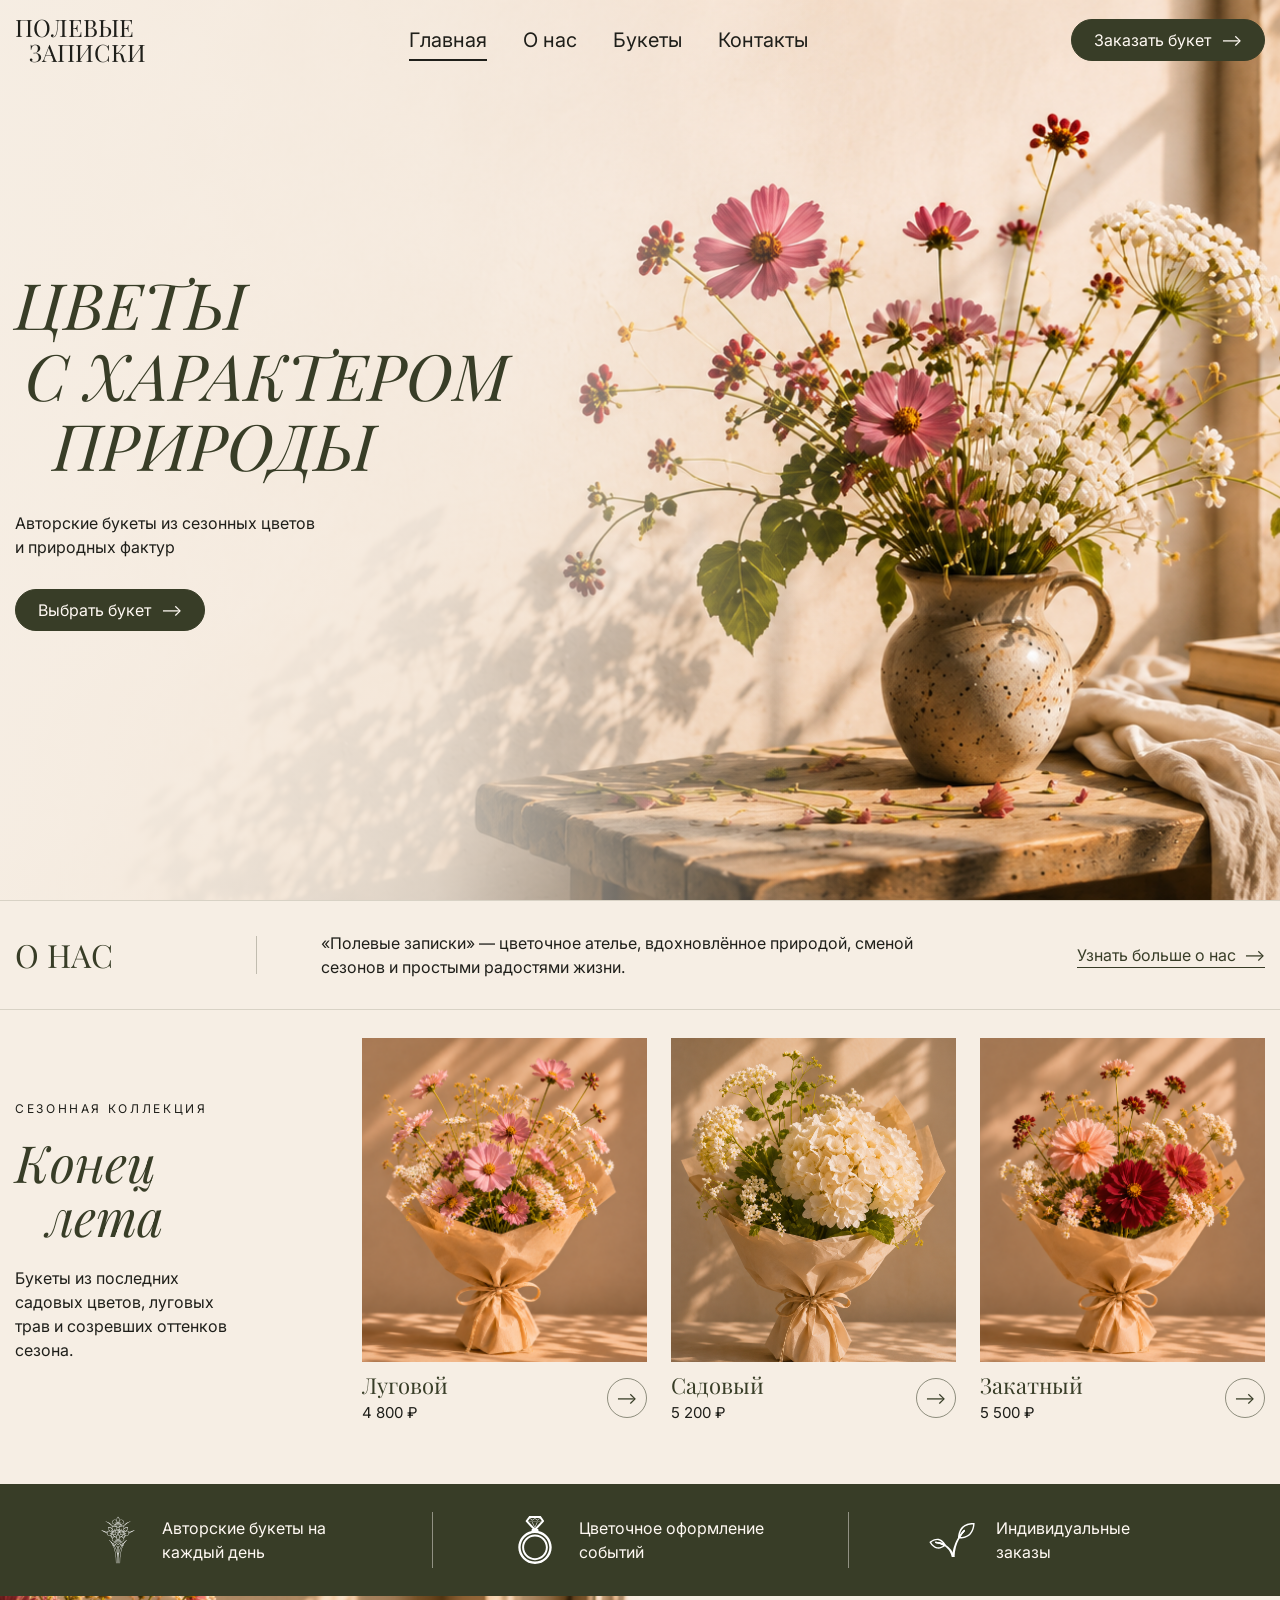
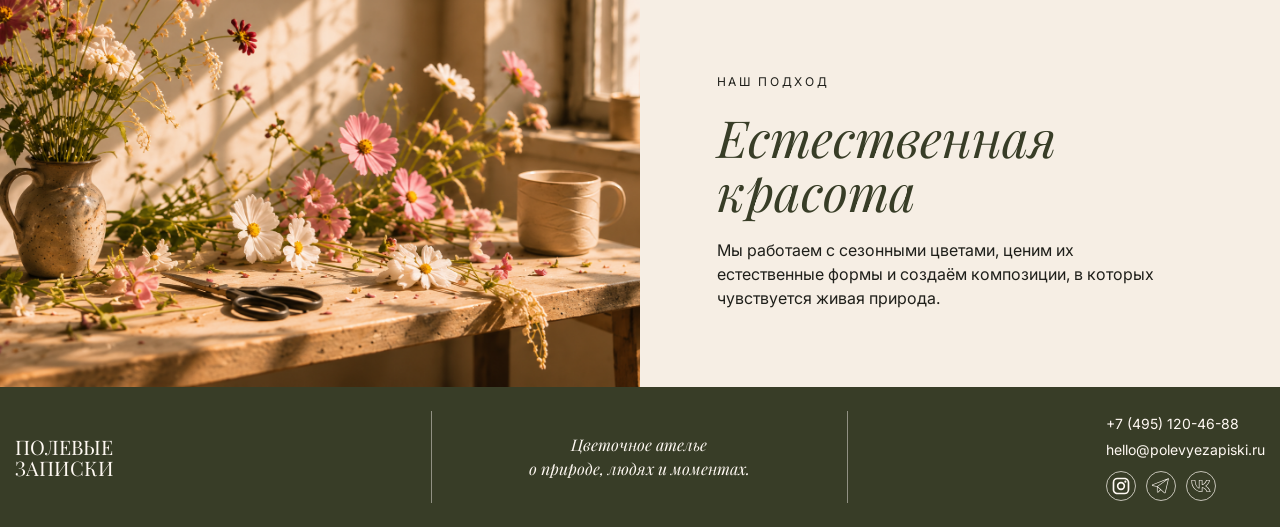
<file: index.html>
<!DOCTYPE html>
<html lang="ru">
<head>
  <meta charset="UTF-8">
  <meta
    name="viewport" content="width=device-width, initial-scale=1.0"
  >
  <title>Полевые записки</title>
  <link
    rel="preconnect" href="https://fonts.googleapis.com"
  >
  <link
    rel="preconnect" href="https://fonts.gstatic.com" crossorigin
  >
  <link
    href="https://fonts.googleapis.com/css2?family=Inter:wght@400;500;600&family=Playfair+Display:ital,wght@0,400;0,500;1,400;1,500&display=swap" rel="stylesheet"
  >
  <link
    rel="stylesheet" href="css/normalize.css"
  >
  <link
    rel="stylesheet" href="css/style.css"
  >
  <script
    src="js/script.js" defer
  ></script>
</head>
<body>
<header class="header">
  <div class="container header__inner">
    <a
      class="header__logo" href="#top" aria-label="Полевые записки — главная"
    >
      <span class="header__logo-text">Полевые<br><span class="header__logo-line">записки</span></span>
    </a>

    <button
      class="header__burger" type="button" aria-label="Открыть меню" aria-expanded="false" aria-controls="header-menu"
    >
      <span></span> <span></span> <span></span>
    </button>
    <nav
      class="header__menu menu" aria-label="Основная навигация"
    >
      <ul class="menu__list">
        <li class="menu__item">
          <a
            class="menu__link menu__link--active" href="index.html" aria-current="page"
          >Главная
          </a>
        </li>
        <li class="menu__item">
          <a class="menu__link" href="about.html">О нас</a>
        </li>
        <li class="menu__item">
          <a class="menu__link" href="bouquets.html">Букеты</a>
        </li>
        <li class="menu__item">
          <a class="menu__link" href="contacts.html">Контакты</a>
        </li>
      </ul>
    </nav>
    <button class="header__order-button button" type="button">
      Заказать букет <span aria-hidden="true">⟶</span>
    </button>
  </div>
</header>
<main>
  <section class="hero">
    <div class="container hero__inner">
      <div class="hero__content">
        <h1 class="hero__title title">
          <span class="hero__title-text">Цветы</span>
          <span class="hero__title-line">с характером</span>
          <span class="hero__title-line">природы</span>
        </h1>
        <p class="hero__text">Авторские букеты из сезонных цветов и природных фактур</p>
        <a class="hero__link button" href="/">
          Выбрать букет <span aria-hidden="true">⟶</span>
        </a>
      </div>
    </div>
    <div class="hero__bg">
      <img src="./img/home/hero/hero-bg.png" alt="">
    </div>
  </section>
  <section class="about" id="about" aria-labelledby="about-title">
    <div class="container about__inner">
      <h2 class="about__title title" id="about-title">О нас</h2>
      <p class="about__text">«Полевые записки» — цветочное ателье, вдохновлённое природой, сменой сезонов и простыми радостями жизни.</p>
      <a class="about__link" href="about.html">Узнать больше о нас <span aria-hidden="true">⟶</span></a>
    </div>
  </section>
  <section class="bouquets" id="bouquets" aria-labelledby="bouquets-title">
    <div class="container bouquets__inner">
      <div class="section-intro section-intro--bouquets">
        <p class="section-intro__eyebrow">Сезонная коллекция</p>
        <h2 class="section-intro__title title" id="bouquets-title"><span>Конец</span><span>лета</span></h2>
        <p class="section-intro__text">Букеты из последних садовых цветов, луговых трав и созревших оттенков сезона.</p>
      </div>
      <ul class="bouquets__list">
        <li class="bouquets__item">
          <article class="bouquet-card">
            <div class="bouquet-card__image-wrap">
              <img class="bouquet-card__image" src="./img/home/bouquets/meadow-bouquet.png" alt="Букет «Луговой»">
            </div>
            <div class="bouquet-card__details">
              <div>
                <h3 class="bouquet-card__title">Луговой</h3>
                <p class="bouquet-card__price"><data value="4800">4 800 ₽</data></p>
              </div>
              <a class="bouquet-card__link" href="#bouquets" aria-label="Подробнее о букете «Луговой»"><span aria-hidden="true">⟶</span></a>
            </div>
          </article>
        </li>
        <li class="bouquets__item">
          <article class="bouquet-card">
            <div class="bouquet-card__image-wrap">
              <img class="bouquet-card__image" src="./img/home/bouquets/garden-bouquet.png" alt="Букет «Садовый»">
            </div>
            <div class="bouquet-card__details">
              <div>
                <h3 class="bouquet-card__title">Садовый</h3>
                <p class="bouquet-card__price"><data value="5200">5 200 ₽</data></p>
              </div>
              <a class="bouquet-card__link" href="#bouquets" aria-label="Подробнее о букете «Садовый»"><span aria-hidden="true">⟶</span></a>
            </div>
          </article>
        </li>
        <li class="bouquets__item">
          <article class="bouquet-card">
            <div class="bouquet-card__image-wrap">
              <img class="bouquet-card__image" src="./img/home/bouquets/sunset-bouquet.png" alt="Букет «Закатный»">
            </div>
            <div class="bouquet-card__details">
              <div>
                <h3 class="bouquet-card__title">Закатный</h3>
                <p class="bouquet-card__price"><data value="5500">5 500 ₽</data></p>
              </div>
              <a class="bouquet-card__link" href="#bouquets" aria-label="Подробнее о букете «Закатный»"><span aria-hidden="true">⟶</span></a>
            </div>
          </article>
        </li>
      </ul>
    </div>
  </section>
  <section class="advantages" aria-label="Наши преимущества">
    <div class="container">
      <ul class="advantages__list">
        <li class="advantages__item">
          <img class="advantages__icon" src="./img/icons/flowers.svg" alt="">
          <p class="advantages__text">Авторские букеты на каждый день</p>
        </li>
        <li class="advantages__item">
          <img class="advantages__icon" src="./img/icons/ring.svg" alt="">
          <p class="advantages__text">Цветочное оформление событий</p>
        </li>
        <li class="advantages__item">
          <img class="advantages__icon" src="./img/icons/sprout.svg" alt="">
          <p class="advantages__text">Индивидуальные заказы</p>
        </li>
      </ul>
    </div>
  </section>
  <section class="approach" aria-labelledby="approach-title">
    <div class="image-content">
      <div class="image-content__image-wrap">
        <img class="image-content__image" src="./img/home/hero/podhod.png" alt="Цветы и инструменты флориста на рабочем столе">
      </div>
      <div class="image-content__content section-intro">
        <p class="section-intro__eyebrow">Наш подход</p>
        <h2 class="section-intro__title title" id="approach-title">Естественная красота</h2>
        <p class="section-intro__text">Мы работаем с сезонными цветами, ценим их естественные формы и создаём композиции, в которых чувствуется живая природа.</p>
      </div>
    </div>
  </section>
</main>
<footer class="footer" id="contacts">
  <div class="container footer__inner">
    <a class="footer__logo" href="#top" aria-label="Полевые записки — главная">
      <span class="footer__logo-text">Полевые<br>записки</span>
    </a>
    <p class="footer__tagline">Цветочное ателье<br>о природе, людях и моментах.</p>
    <address class="footer__contacts">
      <a class="footer__link" href="tel:+74951204688">+7 (495) 120-46-88</a>
      <a class="footer__link" href="mailto:hello@polevyezapiski.ru">hello@polevyezapiski.ru</a>
      <ul class="footer__social-list" aria-label="Мы в социальных сетях">
        <li><a class="footer__social-link" href="https://www.instagram.com/" aria-label="Instagram">
          <svg xmlns="http://www.w3.org/2000/svg" width="20" height="20" viewBox="0 0 24 24" fill="currentColor" aria-hidden="true" focusable="false"><path d="M7.8,2H16.2C19.4,2 22,4.6 22,7.8V16.2A5.8,5.8 0 0,1 16.2,22H7.8C4.6,22 2,19.4 2,16.2V7.8A5.8,5.8 0 0,1 7.8,2M7.6,4A3.6,3.6 0 0,0 4,7.6V16.4C4,18.39 5.61,20 7.6,20H16.4A3.6,3.6 0 0,0 20,16.4V7.6C20,5.61 18.39,4 16.4,4H7.6M17.25,5.5A1.25,1.25 0 0,1 18.5,6.75A1.25,1.25 0 0,1 17.25,8A1.25,1.25 0 0,1 16,6.75A1.25,1.25 0 0,1 17.25,5.5M12,7A5,5 0 0,1 17,12A5,5 0 0,1 12,17A5,5 0 0,1 7,12A5,5 0 0,1 12,7M12,9A3,3 0 0,0 9,12A3,3 0 0,0 12,15A3,3 0 0,0 15,12A3,3 0 0,0 12,9Z" /></svg>
        </a></li>
        <li><a class="footer__social-link" href="https://t.me/" aria-label="Telegram">
          <svg xmlns="http://www.w3.org/2000/svg" width="20" height="20" viewBox="0 0 256 256" fill="currentColor" aria-hidden="true" focusable="false"><path d="M226.27,29.22a5,5,0,0,0-5.1-.87L18.51,107.66a10.22,10.22,0,0,0,1.75,19.56L76,138.16V200a12,12,0,0,0,7.51,11.13A12.1,12.1,0,0,0,88,212a12,12,0,0,0,8.62-3.68l28-29,43,37.71a12,12,0,0,0,7.89,3,12.47,12.47,0,0,0,3.74-.59,11.87,11.87,0,0,0,8-8.72L227.87,34.12A5,5,0,0,0,226.27,29.22ZM20,117.38a2.13,2.13,0,0,1,1.42-2.27L196.07,46.76l-117,83.85L21.81,119.37A2.12,2.12,0,0,1,20,117.38Zm70.87,85.38A4,4,0,0,1,84,200V143.7L118.58,174Zm88.58,6.14a4,4,0,0,1-6.57,2.09L86.43,135.18,218.13,40.8Z"/></svg>
        </a></li>
        <li><a class="footer__social-link" href="https://vk.com/" aria-label="ВКонтакте">
          <svg xmlns="http://www.w3.org/2000/svg" width="20" height="20" viewBox="0 0 64 64" fill="currentColor" aria-hidden="true" focusable="false"><path d="M62.63,50.27C59.74,39.75,51.8,33.93,48.52,31.91c11.51-8.38,11.73-18.02,11.73-18.44c0-0.27-0.1-0.52-0.29-0.71  c-0.19-0.19-0.44-0.3-0.71-0.3h-9.64c-0.44,0-0.83,0.29-0.96,0.71c-3.14,10.16-9.51,12.98-12.1,13.72V13.46c0-0.55-0.45-1-1-1h-9.39  c-0.55,0-1,0.45-1,1V37.7c-3-1.47-10.5-6.87-11.35-24.28c-0.03-0.53-0.47-0.95-1-0.95H2.33c-0.55,0-1,0.45-1,1v3.83  c0,18.88,15.36,34.24,34.23,34.24c0.55,0,1-0.45,1-1V38.47c10.52,1.92,13.45,11.9,13.58,12.33c0.12,0.43,0.52,0.73,0.96,0.73h10.57  c0.31,0,0.61-0.15,0.79-0.39C62.66,50.89,62.72,50.57,62.63,50.27z M51.81,49.54c-0.99-2.68-5.18-11.9-16.13-13.22  c-0.28-0.04-0.57,0.05-0.78,0.25c-0.21,0.19-0.34,0.46-0.34,0.75v12.21C17.25,48.99,3.33,34.74,3.33,17.29v-2.83h8.55  c1.42,22.35,13.53,25.54,14.06,25.67c0.3,0.07,0.61,0,0.85-0.19s0.38-0.48,0.38-0.79v-24.7h7.39v13.67c0,0.29,0.12,0.56,0.34,0.75  c0.21,0.19,0.5,0.28,0.78,0.25c0.42-0.05,10.24-1.36,14.67-14.66h7.8c-0.42,2.69-2.43,10.26-12.05,16.7c-0.3,0.2-0.46,0.54-0.44,0.9  c0.02,0.36,0.23,0.67,0.55,0.83c0.11,0.05,10.37,5.27,14.12,16.64H51.81z"/></svg>
        </a></li>
      </ul>
    </address>
  </div>
</footer>
<dialog class="order-popup" id="order-popup" aria-labelledby="order-popup-title">
  <div class="order-popup__inner">
    <form class="order-popup__close-form" method="dialog">
      <button class="order-popup__close" type="submit" aria-label="Закрыть окно">×</button>
    </form>
    <div class="order-popup__mobile-brand" aria-hidden="true">
      <img src="./img/icons/sprout.svg" alt="">
      <span>Полевые<br>записки</span>
    </div>
    <div class="order-popup__image-wrap">
      <img class="order-popup__image" src="./img/home/bouquets/meadow-bouquet.png" alt="Букет «Луговой»">
    </div>
    <div class="order-popup__content">
      <p class="order-popup__eyebrow">Полевые записки</p>
      <h2 class="order-popup__title title" id="order-popup-title">Заказать букет</h2>
      <p class="order-popup__intro">Оставьте заявку, и мы свяжемся с вами, чтобы уточнить детали заказа.</p>
      <form class="order-popup__form">
        <div class="order-popup__field">
          <label for="order-name">Ваше имя <span aria-hidden="true">*</span></label>
          <div class="order-popup__field-control">
            <svg aria-hidden="true" viewBox="0 0 24 24"><circle cx="12" cy="8" r="4"/><path d="M4 21v-2a8 8 0 0 1 16 0v2"/></svg>
            <input id="order-name" name="name" type="text" autocomplete="name" placeholder="Например, Анастасия" required>
          </div>
        </div>
        <div class="order-popup__field">
          <label for="order-phone">Телефон <span aria-hidden="true">*</span></label>
          <div class="order-popup__field-control">
            <svg aria-hidden="true" viewBox="0 0 24 24"><path d="M5 3h4l2 5-3 2a16 16 0 0 0 6 6l2-3 5 2v4a2 2 0 0 1-2 2A16 16 0 0 1 3 5a2 2 0 0 1 2-2Z"/></svg>
            <input id="order-phone" name="phone" type="tel" autocomplete="tel" placeholder="+7 (___) ___-__-__" required>
          </div>
        </div>
        <div class="order-popup__field">
          <label for="order-bouquet">Букет</label>
          <div class="order-popup__field-control">
            <svg aria-hidden="true" viewBox="0 0 24 24"><path d="M12 12 8 5l4-3 4 3-4 7Zm0 0 8-1-1 5-5 1-2-5Zm0 0-3 8-4-3 1-5 6 0Zm0 0-8-4 4-3 5 3-1 4Zm0 0 6-6 2 5-4 4-4-3ZM12 12l1 9m-4 0h8"/></svg>
            <select id="order-bouquet" name="bouquet">
              <option value="meadow" selected>Луговой</option>
              <option value="garden">Садовый</option>
              <option value="sunset">Закатный</option>
            </select>
          </div>
        </div>
        <fieldset class="order-popup__sizes">
          <legend>Размер букета</legend>
          <label class="order-popup__size-option">
            <input type="radio" name="size" value="S">
            <span><strong>S</strong><small>≈ 30 см</small></span>
          </label>
          <label class="order-popup__size-option">
            <input type="radio" name="size" value="M" checked>
            <span><strong>M</strong><small>≈ 40 см</small></span>
          </label>
          <label class="order-popup__size-option">
            <input type="radio" name="size" value="L">
            <span><strong>L</strong><small>≈ 50 см</small></span>
          </label>
        </fieldset>
        <div class="order-popup__field">
          <label for="order-wishes">Ваши пожелания</label>
          <div class="order-popup__field-control order-popup__field-control--textarea">
            <svg aria-hidden="true" viewBox="0 0 24 24"><path d="M21 11.5a8.5 8.5 0 0 1-12.7 7.4L3 21l2.1-5.3A8.5 8.5 0 1 1 21 11.5Z"/></svg>
            <textarea id="order-wishes" name="wishes" rows="3" placeholder="Например: упаковать в крафт, добавить открытку..."></textarea>
          </div>
        </div>
        <button class="order-popup__submit button" type="submit">Отправить заявку <span aria-hidden="true">⟶</span></button>
      </form>
    </div>
  </div>
</dialog>
</body>
</html>
</file>
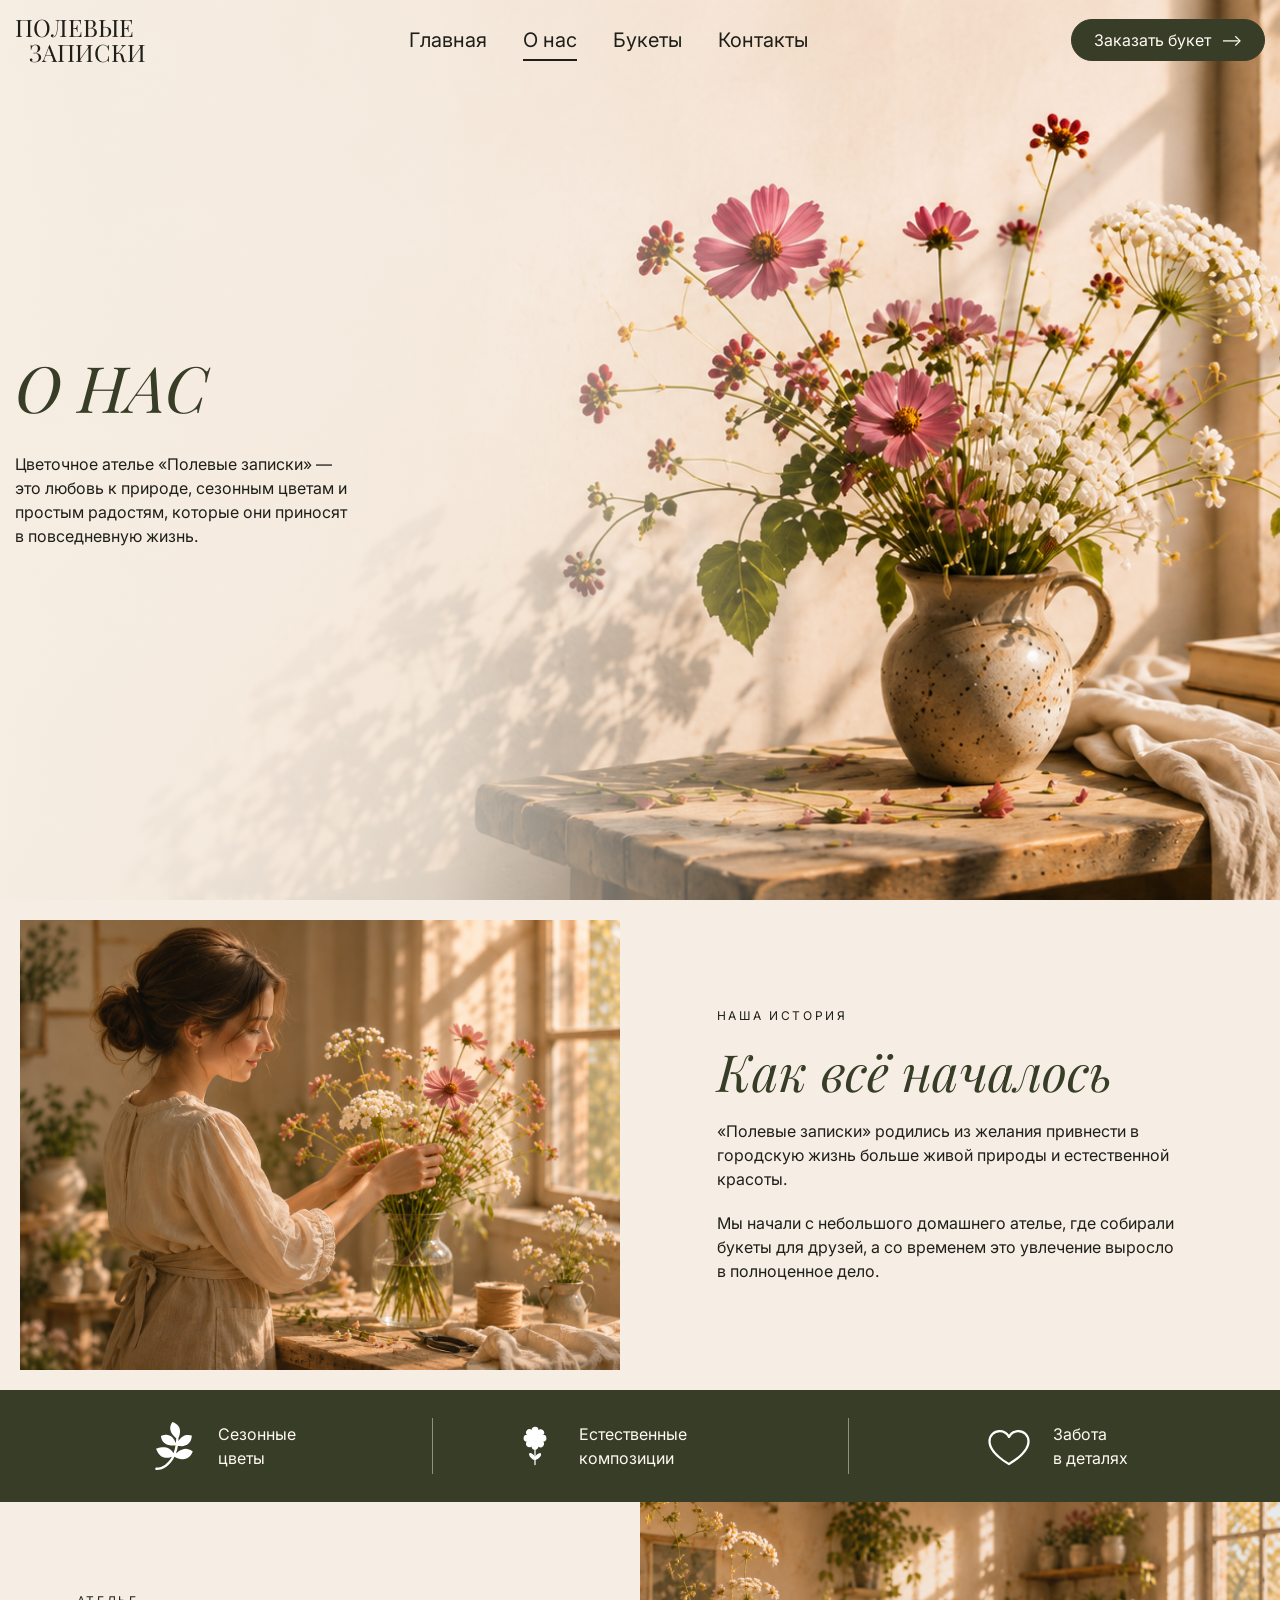
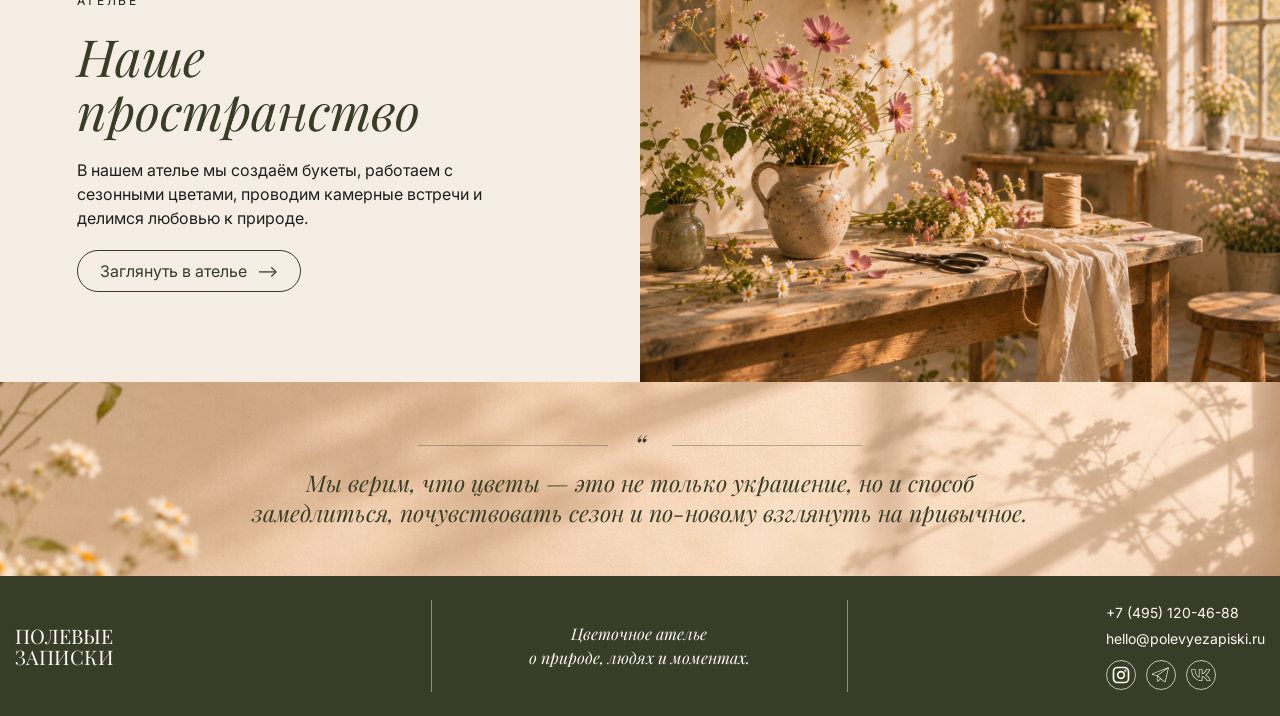
<file: about.html>
<!DOCTYPE html>
<html lang="ru">
<head>
  <meta charset="UTF-8">
  <meta name="viewport" content="width=device-width, initial-scale=1.0">
  <title>О нас — Полевые записки</title>
  <link rel="preconnect" href="https://fonts.googleapis.com">
  <link rel="preconnect" href="https://fonts.gstatic.com" crossorigin>
  <link href="https://fonts.googleapis.com/css2?family=Inter:wght@400;500;600&family=Playfair+Display:ital,wght@0,400;0,500;1,400;1,500&display=swap" rel="stylesheet">
  <link rel="stylesheet" href="css/normalize.css">
  <link rel="stylesheet" href="css/style.css">
  <script src="js/script.js" defer></script>
</head>
<body id="top">
<header class="header">
  <div class="container header__inner">
    <a
      class="header__logo" href="index.html#top" aria-label="Полевые записки"
    >
      <span class="header__logo-text">Полевые<br><span class="header__logo-line">записки</span></span>
    </a>

    <button
      class="header__burger" type="button" aria-label="Открыть меню" aria-expanded="false" aria-controls="header-menu"
    >
      <span></span> <span></span> <span></span>
    </button>
    <nav
      class="header__menu menu" aria-label="Основная навигация"
    >
      <ul class="menu__list">
        <li class="menu__item">
          <a
            class="menu__link" href="index.html"
          >Главная
          </a>
        </li>
        <li class="menu__item">
          <a class="menu__link menu__link--active" href="about.html" aria-current="page">О нас</a>
        </li>
        <li class="menu__item">
          <a class="menu__link" href="bouquets.html">Букеты</a>
        </li>
        <li class="menu__item">
          <a class="menu__link" href="contacts.html">Контакты</a>
        </li>
      </ul>
    </nav>
    <button class="header__order-button button" type="button">
      Заказать букет <span aria-hidden="true">⟶</span>
    </button>
  </div>
</header>
<main>
  <section class="hero">
    <div class="container hero__inner">
      <div class="hero__content">
        <h1 class="hero__title title">
          О нас
        </h1>
        <p class="hero__text hero__text--wide">Цветочное ателье «Полевые записки» — это любовь к природе, сезонным цветам и простым радостям, которые они приносят в повседневную жизнь.</p>
      </div>
    </div>
    <div class="hero__bg">
      <img src="./img/home/hero/hero-bg.png" alt="">
    </div>
  </section>
  <section class="story" aria-labelledby="story-title">
    <div class="image-content image-content--inset">
      <div class="image-content__image-wrap">
        <img class="image-content__image" src="./img/about/story-image.png" alt="Флористка собирает букет из сезонных цветов в ателье">
      </div>
      <div class="image-content__content section-intro">
        <p class="section-intro__eyebrow">Наша история</p>
        <h2 class="section-intro__title title" id="story-title">Как всё началось</h2>
        <p class="section-intro__text">«Полевые записки» родились из желания привнести в городскую жизнь больше живой природы и естественной красоты.</p>
        <p class="section-intro__text">Мы начали с небольшого домашнего ателье, где собирали букеты для друзей, а со временем это увлечение выросло в полноценное дело.</p>
      </div>
    </div>
  </section>
  <section class="advantages" aria-label="Наши ценности">
    <div class="container">
      <ul class="advantages__list">
        <li class="advantages__item">
          <img class="advantages__icon" src="./img/icons/branch.svg" alt="">
          <p class="advantages__text">Сезонные <br> цветы</p>
        </li>
        <li class="advantages__item">
          <img class="advantages__icon" src="./img/icons/flower.svg" alt="">
          <p class="advantages__text">Естественные композиции</p>
        </li>
        <li class="advantages__item">
          <img class="advantages__icon" src="./img/icons/heart.svg" alt="">
          <p class="advantages__text">Забота <br> в деталях</p>
        </li>
      </ul>
    </div>
  </section>
  <section class="studio" aria-labelledby="studio-title">
    <div class="image-content image-content--reverse">
      <div class="image-content__image-wrap">
        <img class="image-content__image" src="./img/about/studio-image.png" alt="Рабочее пространство цветочного ателье с сезонными букетами">
      </div>
      <div class="image-content__content section-intro">
        <p class="section-intro__eyebrow">Ателье</p>
        <h2 class="section-intro__title title" id="studio-title">Наше <br> пространство</h2>
        <p class="section-intro__text">В нашем ателье мы создаём букеты, работаем с сезонными цветами, проводим камерные встречи и делимся любовью к природе.</p>
        <a class="button button--transparent studio__button" href="#contacts">Заглянуть в ателье <span aria-hidden="true">⟶</span></a>
      </div>
    </div>
  </section>
  <section class="quote" aria-label="Философия ателье">
    <div class="quote__inner">
      <span class="quote__mark" aria-hidden="true">“</span>
      <p class="quote__text">Мы верим, что цветы — это не только украшение, но и способ замедлиться, почувствовать сезон и по-новому взглянуть на привычное.</p>
    </div>
    <div class="quote__bg">
      <img src="./img/about/quote-bg.png" alt="">
    </div>
  </section>
</main>
<footer class="footer" id="contacts">
  <div class="container footer__inner">
    <a class="footer__logo" href="index.html#top" aria-label="Полевые записки — главная">
      <span class="footer__logo-text">Полевые<br>записки</span>
    </a>
    <p class="footer__tagline">Цветочное ателье<br>о природе, людях и моментах.</p>
    <address class="footer__contacts">
      <a class="footer__link" href="tel:+74951204688">+7 (495) 120-46-88</a>
      <a class="footer__link" href="mailto:hello@polevyezapiski.ru">hello@polevyezapiski.ru</a>
      <ul class="footer__social-list" aria-label="Мы в социальных сетях">
        <li><a class="footer__social-link" href="https://www.instagram.com/" aria-label="Instagram">
          <svg xmlns="http://www.w3.org/2000/svg" width="20" height="20" viewBox="0 0 24 24" fill="currentColor" aria-hidden="true" focusable="false"><path d="M7.8,2H16.2C19.4,2 22,4.6 22,7.8V16.2A5.8,5.8 0 0,1 16.2,22H7.8C4.6,22 2,19.4 2,16.2V7.8A5.8,5.8 0 0,1 7.8,2M7.6,4A3.6,3.6 0 0,0 4,7.6V16.4C4,18.39 5.61,20 7.6,20H16.4A3.6,3.6 0 0,0 20,16.4V7.6C20,5.61 18.39,4 16.4,4H7.6M17.25,5.5A1.25,1.25 0 0,1 18.5,6.75A1.25,1.25 0 0,1 17.25,8A1.25,1.25 0 0,1 16,6.75A1.25,1.25 0 0,1 17.25,5.5M12,7A5,5 0 0,1 17,12A5,5 0 0,1 12,17A5,5 0 0,1 7,12A5,5 0 0,1 12,7M12,9A3,3 0 0,0 9,12A3,3 0 0,0 12,15A3,3 0 0,0 15,12A3,3 0 0,0 12,9Z" /></svg>
        </a></li>
        <li><a class="footer__social-link" href="https://t.me/" aria-label="Telegram">
          <svg xmlns="http://www.w3.org/2000/svg" width="20" height="20" viewBox="0 0 256 256" fill="currentColor" aria-hidden="true" focusable="false"><path d="M226.27,29.22a5,5,0,0,0-5.1-.87L18.51,107.66a10.22,10.22,0,0,0,1.75,19.56L76,138.16V200a12,12,0,0,0,7.51,11.13A12.1,12.1,0,0,0,88,212a12,12,0,0,0,8.62-3.68l28-29,43,37.71a12,12,0,0,0,7.89,3,12.47,12.47,0,0,0,3.74-.59,11.87,11.87,0,0,0,8-8.72L227.87,34.12A5,5,0,0,0,226.27,29.22ZM20,117.38a2.13,2.13,0,0,1,1.42-2.27L196.07,46.76l-117,83.85L21.81,119.37A2.12,2.12,0,0,1,20,117.38Zm70.87,85.38A4,4,0,0,1,84,200V143.7L118.58,174Zm88.58,6.14a4,4,0,0,1-6.57,2.09L86.43,135.18,218.13,40.8Z"/></svg>
        </a></li>
        <li><a class="footer__social-link" href="https://vk.com/" aria-label="ВКонтакте">
          <svg xmlns="http://www.w3.org/2000/svg" width="20" height="20" viewBox="0 0 64 64" fill="currentColor" aria-hidden="true" focusable="false"><path d="M62.63,50.27C59.74,39.75,51.8,33.93,48.52,31.91c11.51-8.38,11.73-18.02,11.73-18.44c0-0.27-0.1-0.52-0.29-0.71  c-0.19-0.19-0.44-0.3-0.71-0.3h-9.64c-0.44,0-0.83,0.29-0.96,0.71c-3.14,10.16-9.51,12.98-12.1,13.72V13.46c0-0.55-0.45-1-1-1h-9.39  c-0.55,0-1,0.45-1,1V37.7c-3-1.47-10.5-6.87-11.35-24.28c-0.03-0.53-0.47-0.95-1-0.95H2.33c-0.55,0-1,0.45-1,1v3.83  c0,18.88,15.36,34.24,34.23,34.24c0.55,0,1-0.45,1-1V38.47c10.52,1.92,13.45,11.9,13.58,12.33c0.12,0.43,0.52,0.73,0.96,0.73h10.57  c0.31,0,0.61-0.15,0.79-0.39C62.66,50.89,62.72,50.57,62.63,50.27z M51.81,49.54c-0.99-2.68-5.18-11.9-16.13-13.22  c-0.28-0.04-0.57,0.05-0.78,0.25c-0.21,0.19-0.34,0.46-0.34,0.75v12.21C17.25,48.99,3.33,34.74,3.33,17.29v-2.83h8.55  c1.42,22.35,13.53,25.54,14.06,25.67c0.3,0.07,0.61,0,0.85-0.19s0.38-0.48,0.38-0.79v-24.7h7.39v13.67c0,0.29,0.12,0.56,0.34,0.75  c0.21,0.19,0.5,0.28,0.78,0.25c0.42-0.05,10.24-1.36,14.67-14.66h7.8c-0.42,2.69-2.43,10.26-12.05,16.7c-0.3,0.2-0.46,0.54-0.44,0.9  c0.02,0.36,0.23,0.67,0.55,0.83c0.11,0.05,10.37,5.27,14.12,16.64H51.81z"/></svg>
        </a></li>
      </ul>
    </address>
  </div>
</footer>
<dialog class="order-popup" id="order-popup" aria-labelledby="order-popup-title">
  <div class="order-popup__inner">
    <form class="order-popup__close-form" method="dialog">
      <button class="order-popup__close" type="submit" aria-label="Закрыть окно">×</button>
    </form>
    <div class="order-popup__mobile-brand" aria-hidden="true">
      <img src="./img/icons/sprout.svg" alt="">
      <span>Полевые<br>записки</span>
    </div>
    <div class="order-popup__image-wrap">
      <img class="order-popup__image" src="./img/home/bouquets/meadow-bouquet.png" alt="Букет «Луговой»">
    </div>
    <div class="order-popup__content">
      <p class="order-popup__eyebrow">Полевые записки</p>
      <h2 class="order-popup__title title" id="order-popup-title">Заказать букет</h2>
      <p class="order-popup__intro">Оставьте заявку, и мы свяжемся с вами, чтобы уточнить детали заказа.</p>
      <form class="order-popup__form">
        <div class="order-popup__field">
          <label for="order-name">Ваше имя <span aria-hidden="true">*</span></label>
          <div class="order-popup__field-control">
            <svg aria-hidden="true" viewBox="0 0 24 24"><circle cx="12" cy="8" r="4"/><path d="M4 21v-2a8 8 0 0 1 16 0v2"/></svg>
            <input id="order-name" name="name" type="text" autocomplete="name" placeholder="Например, Анастасия" required>
          </div>
        </div>
        <div class="order-popup__field">
          <label for="order-phone">Телефон <span aria-hidden="true">*</span></label>
          <div class="order-popup__field-control">
            <svg aria-hidden="true" viewBox="0 0 24 24"><path d="M5 3h4l2 5-3 2a16 16 0 0 0 6 6l2-3 5 2v4a2 2 0 0 1-2 2A16 16 0 0 1 3 5a2 2 0 0 1 2-2Z"/></svg>
            <input id="order-phone" name="phone" type="tel" autocomplete="tel" placeholder="+7 (___) ___-__-__" required>
          </div>
        </div>
        <div class="order-popup__field">
          <label for="order-bouquet">Букет</label>
          <div class="order-popup__field-control">
            <svg aria-hidden="true" viewBox="0 0 24 24"><path d="M12 12 8 5l4-3 4 3-4 7Zm0 0 8-1-1 5-5 1-2-5Zm0 0-3 8-4-3 1-5 6 0Zm0 0-8-4 4-3 5 3-1 4Zm0 0 6-6 2 5-4 4-4-3ZM12 12l1 9m-4 0h8"/></svg>
            <select id="order-bouquet" name="bouquet">
              <option value="meadow" selected>Луговой</option>
              <option value="garden">Садовый</option>
              <option value="sunset">Закатный</option>
            </select>
          </div>
        </div>
        <fieldset class="order-popup__sizes">
          <legend>Размер букета</legend>
          <label class="order-popup__size-option">
            <input type="radio" name="size" value="S">
            <span><strong>S</strong><small>≈ 30 см</small></span>
          </label>
          <label class="order-popup__size-option">
            <input type="radio" name="size" value="M" checked>
            <span><strong>M</strong><small>≈ 40 см</small></span>
          </label>
          <label class="order-popup__size-option">
            <input type="radio" name="size" value="L">
            <span><strong>L</strong><small>≈ 50 см</small></span>
          </label>
        </fieldset>
        <div class="order-popup__field">
          <label for="order-wishes">Ваши пожелания</label>
          <div class="order-popup__field-control order-popup__field-control--textarea">
            <svg aria-hidden="true" viewBox="0 0 24 24"><path d="M21 11.5a8.5 8.5 0 0 1-12.7 7.4L3 21l2.1-5.3A8.5 8.5 0 1 1 21 11.5Z"/></svg>
            <textarea id="order-wishes" name="wishes" rows="3" placeholder="Например: упаковать в крафт, добавить открытку..."></textarea>
          </div>
        </div>
        <button class="order-popup__submit button" type="submit">Отправить заявку <span aria-hidden="true">⟶</span></button>
      </form>
    </div>
  </div>
</dialog>
</body>
</html>
</file>
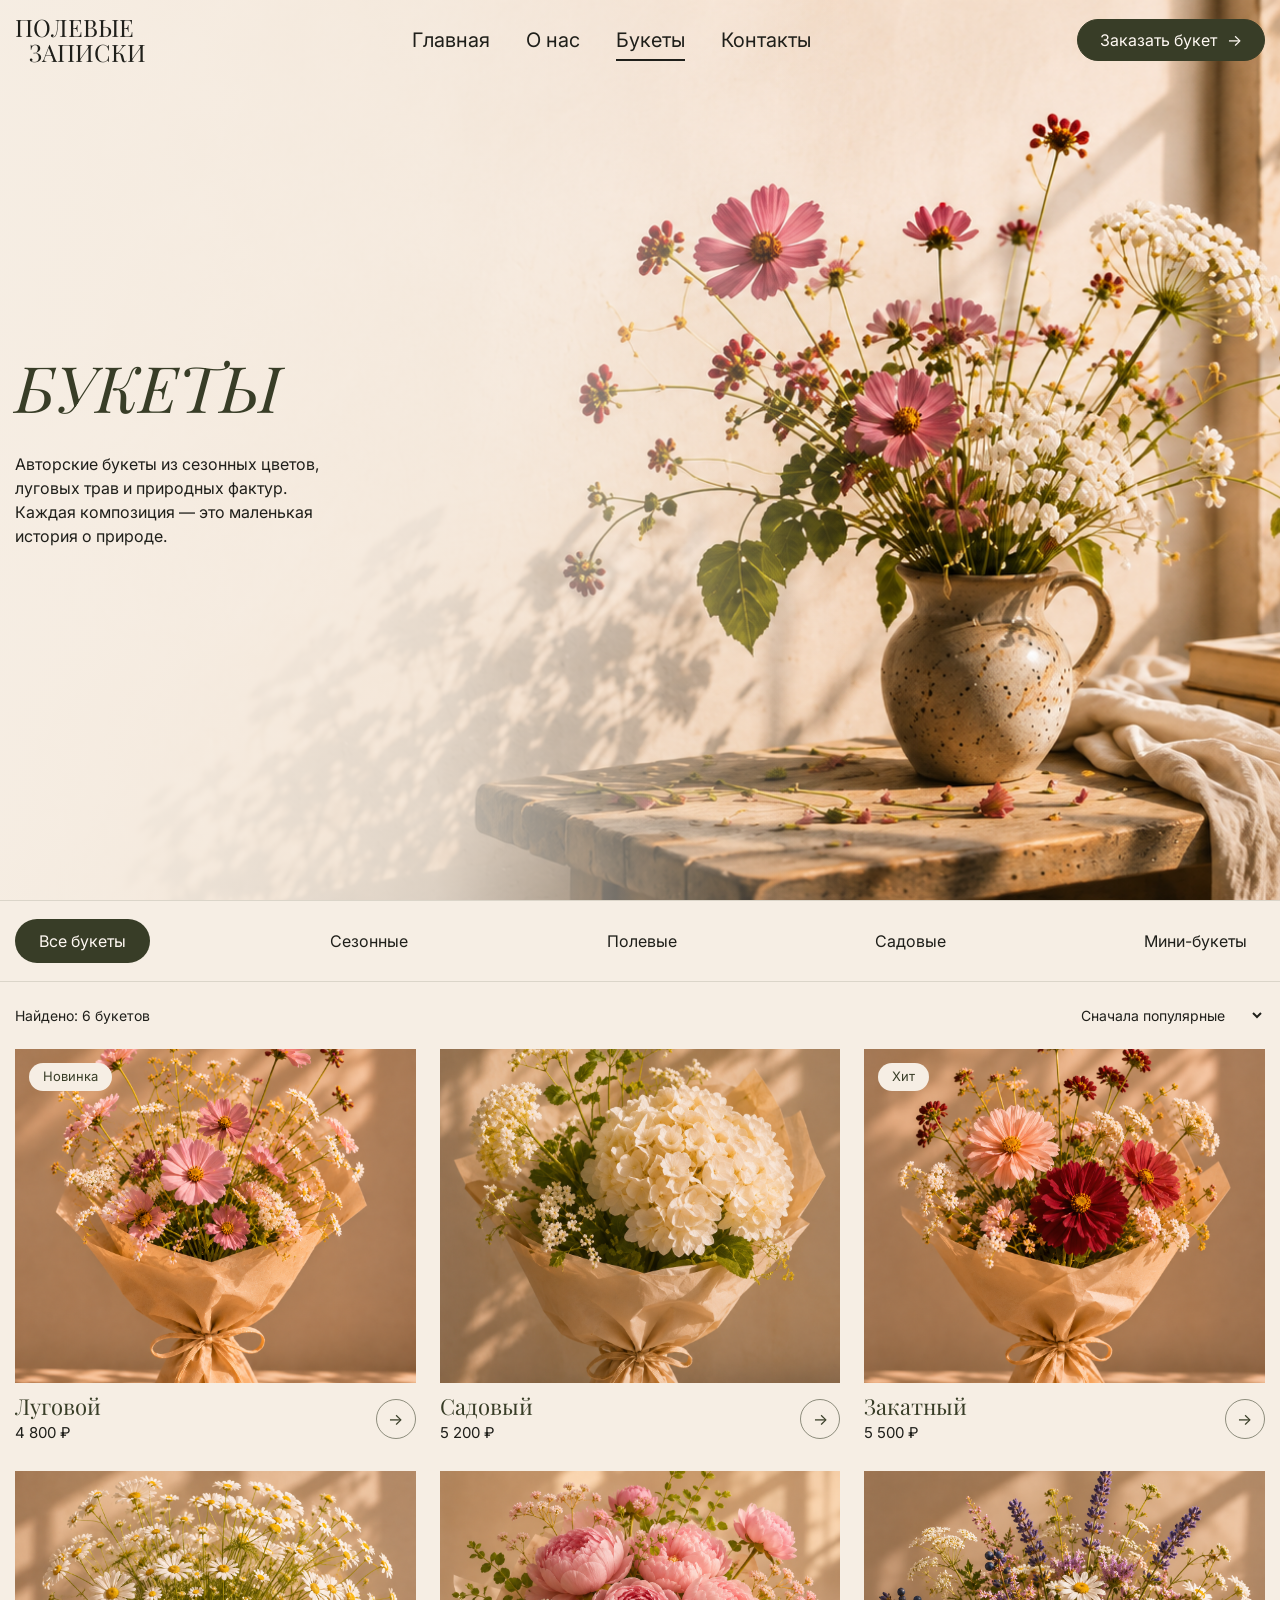
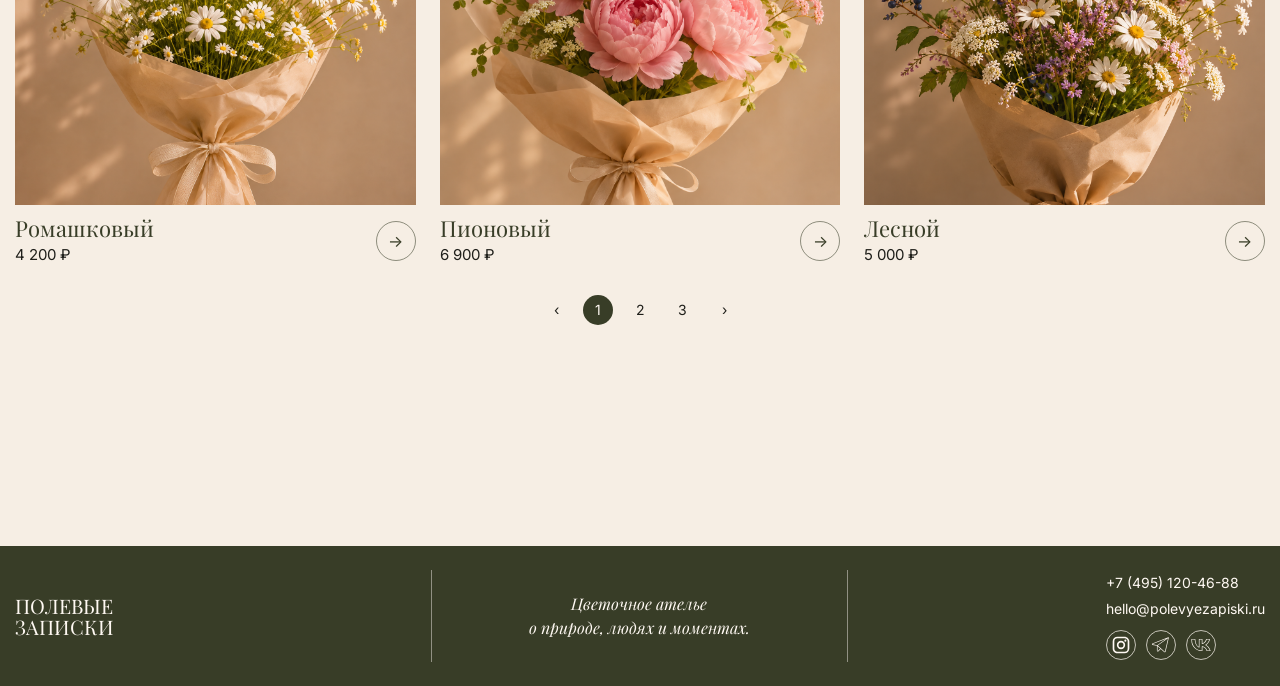
<file: bouquets.html>
<!DOCTYPE html>
<html lang="ru">
<head>
  <meta charset="UTF-8">
  <meta name="viewport" content="width=device-width, initial-scale=1.0">
  <title>Букеты — Полевые записки</title>
  <link rel="preconnect" href="https://fonts.googleapis.com">
  <link rel="preconnect" href="https://fonts.gstatic.com" crossorigin>
  <link href="https://fonts.googleapis.com/css2?family=Inter:wght@400;500;600&family=Playfair+Display:ital,wght@0,400;0,500;1,400;1,500&display=swap" rel="stylesheet">
  <link rel="stylesheet" href="css/normalize.css">
  <link rel="stylesheet" href="css/style.css">
  <script src="js/script.js" defer></script>
</head>
<body id="top">
  <header class="header">
    <div class="container header__inner">
      <a class="header__logo" href="index.html#top" aria-label="Полевые записки — главная">
        <span class="header__logo-text">Полевые<br><span class="header__logo-line">записки</span></span>
      </a>

      <button class="header__burger" type="button" aria-label="Открыть меню" aria-expanded="false" aria-controls="header-menu">
        <span></span><span></span><span></span>
      </button>

      <nav class="header__menu menu" id="header-menu" aria-label="Основная навигация">
        <ul class="menu__list">
          <li class="menu__item"><a class="menu__link" href="index.html">Главная</a></li>
          <li class="menu__item"><a class="menu__link" href="about.html">О нас</a></li>
          <li class="menu__item"><a class="menu__link menu__link--active" href="bouquets.html" aria-current="page">Букеты</a></li>
          <li class="menu__item"><a class="menu__link" href="contacts.html">Контакты</a></li>
        </ul>
      </nav>

      <button class="header__order-button button" type="button">
        Заказать букет <span aria-hidden="true">→</span>
      </button>
    </div>
  </header>

  <main>
    <section class="hero" aria-labelledby="bouquets-title">
      <div class="container hero__inner">
        <div class="hero__content">
          <h1 class="hero__title title" id="bouquets-title">Букеты</h1>
          <p class="hero__text hero__text--wide">
            Авторские букеты из сезонных цветов, луговых трав и природных фактур. Каждая композиция — это маленькая история о природе.
          </p>
        </div>
      </div>
      <div class="hero__bg">
        <img src="./img/home/hero/hero-bg.png" alt="">
      </div>
    </section>

    <nav class="bouquet-categories" aria-label="Категории букетов">
      <div class="container bouquet-categories__inner">
        <button class="bouquet-category bouquet-category--active" type="button" data-category="all" aria-pressed="true">Все букеты</button>
        <button class="bouquet-category" type="button" data-category="seasonal" aria-pressed="false">Сезонные</button>
        <button class="bouquet-category" type="button" data-category="meadow" aria-pressed="false">Полевые</button>
        <button class="bouquet-category" type="button" data-category="garden" aria-pressed="false">Садовые</button>
        <button class="bouquet-category" type="button" data-category="mini" aria-pressed="false">Мини-букеты</button>
      </div>
    </nav>

    <section class="catalog" id="catalog" aria-label="Каталог букетов">
      <div class="container">
        <div class="catalog__toolbar">
          <p class="catalog__count" aria-live="polite">Найдено: 6 букетов</p>
          <label class="catalog__sort-label">
            <select class="catalog__sort" name="sort" aria-label="Сортировка букетов">
              <option value="popular">Сначала популярные</option>
              <option value="price-ascending">Сначала дешевле</option>
              <option value="price-descending">Сначала дороже</option>
            </select>
          </label>
        </div>

        <ul class="catalog__list">
          <li class="catalog__item" data-categories="seasonal meadow mini">
            <article class="bouquet-card">
              <div class="bouquet-card__image-wrap catalog__image-wrap">
                <img class="bouquet-card__image" src="./img/home/bouquets/meadow-bouquet.png" alt="Луговой букет из полевых цветов">
                <span class="catalog__badge">Новинка</span>
              </div>
              <div class="bouquet-card__details">
                <div><h2 class="bouquet-card__title">Луговой</h2><p class="bouquet-card__price"><data value="4800">4 800 ₽</data></p></div>
                <a class="bouquet-card__link" href="#order-popup" aria-label="Подробнее о букете «Луговой»"><span aria-hidden="true">→</span></a>
              </div>
            </article>
          </li>
          <li class="catalog__item" data-categories="seasonal garden">
            <article class="bouquet-card">
              <div class="bouquet-card__image-wrap catalog__image-wrap">
                <img class="bouquet-card__image" src="./img/home/bouquets/garden-bouquet.png" alt="Садовый букет светлых цветов">
              </div>
              <div class="bouquet-card__details">
                <div><h2 class="bouquet-card__title">Садовый</h2><p class="bouquet-card__price"><data value="5200">5 200 ₽</data></p></div>
                <a class="bouquet-card__link" href="#order-popup" aria-label="Подробнее о букете «Садовый»"><span aria-hidden="true">→</span></a>
              </div>
            </article>
          </li>
          <li class="catalog__item" data-categories="seasonal garden">
            <article class="bouquet-card">
              <div class="bouquet-card__image-wrap catalog__image-wrap">
                <img class="bouquet-card__image" src="./img/home/bouquets/sunset-bouquet.png" alt="Яркий букет в розовых оттенках">
                <span class="catalog__badge">Хит</span>
              </div>
              <div class="bouquet-card__details">
                <div><h2 class="bouquet-card__title">Закатный</h2><p class="bouquet-card__price"><data value="5500">5 500 ₽</data></p></div>
                <a class="bouquet-card__link" href="#order-popup" aria-label="Подробнее о букете «Закатный»"><span aria-hidden="true">→</span></a>
              </div>
            </article>
          </li>
          <li class="catalog__item" data-categories="seasonal meadow mini">
            <article class="bouquet-card">
              <div class="bouquet-card__image-wrap catalog__image-wrap">
                <img class="bouquet-card__image" src="./img/home/bouquets/bouquet-chamomile.png" alt="Букет из ромашек и полевых цветов">
              </div>
              <div class="bouquet-card__details">
                <div><h2 class="bouquet-card__title">Ромашковый</h2><p class="bouquet-card__price"><data value="4200">4 200 ₽</data></p></div>
                <a class="bouquet-card__link" href="#order-popup" aria-label="Подробнее о букете «Ромашковый»"><span aria-hidden="true">→</span></a>
              </div>
            </article>
          </li>
          <li class="catalog__item" data-categories="seasonal garden">
            <article class="bouquet-card">
              <div class="bouquet-card__image-wrap catalog__image-wrap">
                <img class="bouquet-card__image" src="./img/home/bouquets/bouquet-peony.png" alt="Пионовый букет в розовых оттенках">
              </div>
              <div class="bouquet-card__details">
                <div><h2 class="bouquet-card__title">Пионовый</h2><p class="bouquet-card__price"><data value="6900">6 900 ₽</data></p></div>
                <a class="bouquet-card__link" href="#order-popup" aria-label="Подробнее о букете «Пионовый»"><span aria-hidden="true">→</span></a>
              </div>
            </article>
          </li>
          <li class="catalog__item" data-categories="seasonal meadow">
            <article class="bouquet-card">
              <div class="bouquet-card__image-wrap catalog__image-wrap">
                <img class="bouquet-card__image" src="./img/home/bouquets/bouquet-forest.png" alt="Лесной букет из полевых трав и цветов">
              </div>
              <div class="bouquet-card__details">
                <div><h2 class="bouquet-card__title">Лесной</h2><p class="bouquet-card__price"><data value="5000">5 000 ₽</data></p></div>
                <a class="bouquet-card__link" href="#order-popup" aria-label="Подробнее о букете «Лесной»"><span aria-hidden="true">→</span></a>
              </div>
            </article>
          </li>
        </ul>

        <nav class="catalog-pagination" aria-label="Страницы каталога">
          <a class="catalog-pagination__arrow" href="#catalog" aria-label="Предыдущая страница">‹</a>
          <a class="catalog-pagination__page catalog-pagination__page--active" href="#catalog" aria-current="page">1</a>
          <a class="catalog-pagination__page" href="#catalog">2</a>
          <a class="catalog-pagination__page" href="#catalog">3</a>
          <a class="catalog-pagination__arrow" href="#catalog" aria-label="Следующая страница">›</a>
        </nav>
      </div>
    </section>

    <section class="special-order" aria-labelledby="special-order-title">
      <div class="container special-order__inner">
        <div class="special-order__content">
          <p class="special-order__eyebrow">Особый заказ</p>
          <h2 class="special-order__title title" id="special-order-title">Индивидуальный букет</h2>
          <p class="special-order__text">Создадим композицию по вашему запросу —<br>для особого повода или просто так.</p>
        </div>
        <button class="special-order__button button button--transparent" type="button">
          Обсудить заказ <span aria-hidden="true">→</span>
        </button>
      </div>
    </section>
  </main>

  <footer class="footer" id="contacts">
  <div class="container footer__inner">
    <a class="footer__logo" href="index.html#top" aria-label="Полевые записки — главная">
      <span class="footer__logo-text">Полевые<br>записки</span>
    </a>
    <p class="footer__tagline">Цветочное ателье<br>о природе, людях и моментах.</p>
    <address class="footer__contacts">
      <a class="footer__link" href="tel:+74951204688">+7 (495) 120-46-88</a>
      <a class="footer__link" href="mailto:hello@polevyezapiski.ru">hello@polevyezapiski.ru</a>
      <ul class="footer__social-list" aria-label="Мы в социальных сетях">
        <li><a class="footer__social-link" href="https://www.instagram.com/" aria-label="Instagram">
          <svg xmlns="http://www.w3.org/2000/svg" width="20" height="20" viewBox="0 0 24 24" fill="currentColor" aria-hidden="true" focusable="false"><path d="M7.8,2H16.2C19.4,2 22,4.6 22,7.8V16.2A5.8,5.8 0 0,1 16.2,22H7.8C4.6,22 2,19.4 2,16.2V7.8A5.8,5.8 0 0,1 7.8,2M7.6,4A3.6,3.6 0 0,0 4,7.6V16.4C4,18.39 5.61,20 7.6,20H16.4A3.6,3.6 0 0,0 20,16.4V7.6C20,5.61 18.39,4 16.4,4H7.6M17.25,5.5A1.25,1.25 0 0,1 18.5,6.75A1.25,1.25 0 0,1 17.25,8A1.25,1.25 0 0,1 16,6.75A1.25,1.25 0 0,1 17.25,5.5M12,7A5,5 0 0,1 17,12A5,5 0 0,1 12,17A5,5 0 0,1 7,12A5,5 0 0,1 12,7M12,9A3,3 0 0,0 9,12A3,3 0 0,0 12,15A3,3 0 0,0 15,12A3,3 0 0,0 12,9Z" /></svg>
        </a></li>
        <li><a class="footer__social-link" href="https://t.me/" aria-label="Telegram">
          <svg xmlns="http://www.w3.org/2000/svg" width="20" height="20" viewBox="0 0 256 256" fill="currentColor" aria-hidden="true" focusable="false"><path d="M226.27,29.22a5,5,0,0,0-5.1-.87L18.51,107.66a10.22,10.22,0,0,0,1.75,19.56L76,138.16V200a12,12,0,0,0,7.51,11.13A12.1,12.1,0,0,0,88,212a12,12,0,0,0,8.62-3.68l28-29,43,37.71a12,12,0,0,0,7.89,3,12.47,12.47,0,0,0,3.74-.59,11.87,11.87,0,0,0,8-8.72L227.87,34.12A5,5,0,0,0,226.27,29.22ZM20,117.38a2.13,2.13,0,0,1,1.42-2.27L196.07,46.76l-117,83.85L21.81,119.37A2.12,2.12,0,0,1,20,117.38Zm70.87,85.38A4,4,0,0,1,84,200V143.7L118.58,174Zm88.58,6.14a4,4,0,0,1-6.57,2.09L86.43,135.18,218.13,40.8Z"/></svg>
        </a></li>
        <li><a class="footer__social-link" href="https://vk.com/" aria-label="ВКонтакте">
          <svg xmlns="http://www.w3.org/2000/svg" width="20" height="20" viewBox="0 0 64 64" fill="currentColor" aria-hidden="true" focusable="false"><path d="M62.63,50.27C59.74,39.75,51.8,33.93,48.52,31.91c11.51-8.38,11.73-18.02,11.73-18.44c0-0.27-0.1-0.52-0.29-0.71  c-0.19-0.19-0.44-0.3-0.71-0.3h-9.64c-0.44,0-0.83,0.29-0.96,0.71c-3.14,10.16-9.51,12.98-12.1,13.72V13.46c0-0.55-0.45-1-1-1h-9.39  c-0.55,0-1,0.45-1,1V37.7c-3-1.47-10.5-6.87-11.35-24.28c-0.03-0.53-0.47-0.95-1-0.95H2.33c-0.55,0-1,0.45-1,1v3.83  c0,18.88,15.36,34.24,34.23,34.24c0.55,0,1-0.45,1-1V38.47c10.52,1.92,13.45,11.9,13.58,12.33c0.12,0.43,0.52,0.73,0.96,0.73h10.57  c0.31,0,0.61-0.15,0.79-0.39C62.66,50.89,62.72,50.57,62.63,50.27z M51.81,49.54c-0.99-2.68-5.18-11.9-16.13-13.22  c-0.28-0.04-0.57,0.05-0.78,0.25c-0.21,0.19-0.34,0.46-0.34,0.75v12.21C17.25,48.99,3.33,34.74,3.33,17.29v-2.83h8.55  c1.42,22.35,13.53,25.54,14.06,25.67c0.3,0.07,0.61,0,0.85-0.19s0.38-0.48,0.38-0.79v-24.7h7.39v13.67c0,0.29,0.12,0.56,0.34,0.75  c0.21,0.19,0.5,0.28,0.78,0.25c0.42-0.05,10.24-1.36,14.67-14.66h7.8c-0.42,2.69-2.43,10.26-12.05,16.7c-0.3,0.2-0.46,0.54-0.44,0.9  c0.02,0.36,0.23,0.67,0.55,0.83c0.11,0.05,10.37,5.27,14.12,16.64H51.81z"/></svg>
        </a></li>
      </ul>
    </address>
  </div>
</footer>
<dialog class="order-popup custom-order-popup" id="custom-order-popup" aria-labelledby="custom-order-title">
  <div class="order-popup__inner">
    <form class="order-popup__close-form" method="dialog">
      <button class="order-popup__close" type="submit" aria-label="Закрыть окно">×</button>
    </form>
    <div class="order-popup__image-wrap">
      <img class="order-popup__image" src="./img/bouquets/popup-img.png" alt="Цветочная композиция в керамической вазе">
    </div>
    <div class="order-popup__content">
      <p class="order-popup__eyebrow">Особый заказ</p>
      <h2 class="order-popup__title title" id="custom-order-title">Букет по вашему замыслу</h2>
      <p class="order-popup__intro">Расскажите, каким вы представляете свой букет, а мы поможем воплотить идею.</p>
      <form class="order-popup__form">
        <div class="order-popup__field">
          <label for="custom-order-name">Ваше имя</label>
          <div class="order-popup__field-control">
            <svg aria-hidden="true" viewBox="0 0 24 24"><circle cx="12" cy="8" r="4"/><path d="M4 21v-2a8 8 0 0 1 16 0v2"/></svg>
            <input id="custom-order-name" name="name" type="text" autocomplete="name" placeholder="Ваше имя" required>
          </div>
        </div>
        <div class="order-popup__field">
          <label for="custom-order-phone">Телефон</label>
          <div class="order-popup__field-control">
            <svg aria-hidden="true" viewBox="0 0 24 24"><path d="M5 3h4l2 5-3 2a16 16 0 0 0 6 6l2-3 5 2v4a2 2 0 0 1-2 2A16 16 0 0 1 3 5a2 2 0 0 1 2-2Z"/></svg>
            <input id="custom-order-phone" name="phone" type="tel" autocomplete="tel" placeholder="+7 (___) ___-__-__" required>
          </div>
        </div>
        <div class="order-popup__field">
          <label for="custom-order-wishes">Пожелания к букету</label>
          <div class="order-popup__field-control order-popup__field-control--textarea">
            <svg aria-hidden="true" viewBox="0 0 24 24"><path d="M4 4h16v16H4zM8 9h8M8 13h8M8 17h5"/></svg>
            <textarea id="custom-order-wishes" name="wishes" rows="3" placeholder="Пожелания к букету (необязательно)"></textarea>
          </div>
        </div>
        <button class="order-popup__submit button" type="submit">Отправить заявку <span aria-hidden="true">→</span></button>
      </form>
    </div>
  </div>
</dialog>

<dialog class="order-popup" id="order-popup" aria-labelledby="order-popup-title">
  <div class="order-popup__inner">
    <form class="order-popup__close-form" method="dialog">
      <button class="order-popup__close" type="submit" aria-label="Закрыть окно">×</button>
    </form>
    <div class="order-popup__mobile-brand" aria-hidden="true">
      <img src="./img/icons/sprout.svg" alt="">
      <span>Полевые<br>записки</span>
    </div>
    <div class="order-popup__image-wrap">
      <img class="order-popup__image" src="./img/home/bouquets/meadow-bouquet.png" alt="Букет «Луговой»">
    </div>
    <div class="order-popup__content">
      <p class="order-popup__eyebrow">Полевые записки</p>
      <h2 class="order-popup__title title" id="order-popup-title">Заказать букет</h2>
      <p class="order-popup__intro">Оставьте заявку, и мы свяжемся с вами, чтобы уточнить детали заказа.</p>
      <form class="order-popup__form">
        <div class="order-popup__field">
          <label for="order-name">Ваше имя <span aria-hidden="true">*</span></label>
          <div class="order-popup__field-control">
            <svg aria-hidden="true" viewBox="0 0 24 24"><circle cx="12" cy="8" r="4"/><path d="M4 21v-2a8 8 0 0 1 16 0v2"/></svg>
            <input id="order-name" name="name" type="text" autocomplete="name" placeholder="Например, Анастасия" required>
          </div>
        </div>
        <div class="order-popup__field">
          <label for="order-phone">Телефон <span aria-hidden="true">*</span></label>
          <div class="order-popup__field-control">
            <svg aria-hidden="true" viewBox="0 0 24 24"><path d="M5 3h4l2 5-3 2a16 16 0 0 0 6 6l2-3 5 2v4a2 2 0 0 1-2 2A16 16 0 0 1 3 5a2 2 0 0 1 2-2Z"/></svg>
            <input id="order-phone" name="phone" type="tel" autocomplete="tel" placeholder="+7 (___) ___-__-__" required>
          </div>
        </div>
        <div class="order-popup__field">
          <label for="order-bouquet">Букет</label>
          <div class="order-popup__field-control">
            <svg aria-hidden="true" viewBox="0 0 24 24"><path d="M12 12 8 5l4-3 4 3-4 7Zm0 0 8-1-1 5-5 1-2-5Zm0 0-3 8-4-3 1-5 6 0Zm0 0-8-4 4-3 5 3-1 4Zm0 0 6-6 2 5-4 4-4-3ZM12 12l1 9m-4 0h8"/></svg>
            <select id="order-bouquet" name="bouquet">
              <option value="meadow" selected>Луговой</option>
              <option value="garden">Садовый</option>
              <option value="sunset">Закатный</option>
            </select>
          </div>
        </div>
        <fieldset class="order-popup__sizes">
          <legend>Размер букета</legend>
          <label class="order-popup__size-option">
            <input type="radio" name="size" value="S">
            <span><strong>S</strong><small>≈ 30 см</small></span>
          </label>
          <label class="order-popup__size-option">
            <input type="radio" name="size" value="M" checked>
            <span><strong>M</strong><small>≈ 40 см</small></span>
          </label>
          <label class="order-popup__size-option">
            <input type="radio" name="size" value="L">
            <span><strong>L</strong><small>≈ 50 см</small></span>
          </label>
        </fieldset>
        <div class="order-popup__field">
          <label for="order-wishes">Ваши пожелания</label>
          <div class="order-popup__field-control order-popup__field-control--textarea">
            <svg aria-hidden="true" viewBox="0 0 24 24"><path d="M21 11.5a8.5 8.5 0 0 1-12.7 7.4L3 21l2.1-5.3A8.5 8.5 0 1 1 21 11.5Z"/></svg>
            <textarea id="order-wishes" name="wishes" rows="3" placeholder="Например: упаковать в крафт, добавить открытку..."></textarea>
          </div>
        </div>
        <button class="order-popup__submit button" type="submit">Отправить заявку <span aria-hidden="true">⟶</span></button>
      </form>
    </div>
  </div>
</dialog>
</body>
</html>
</file>
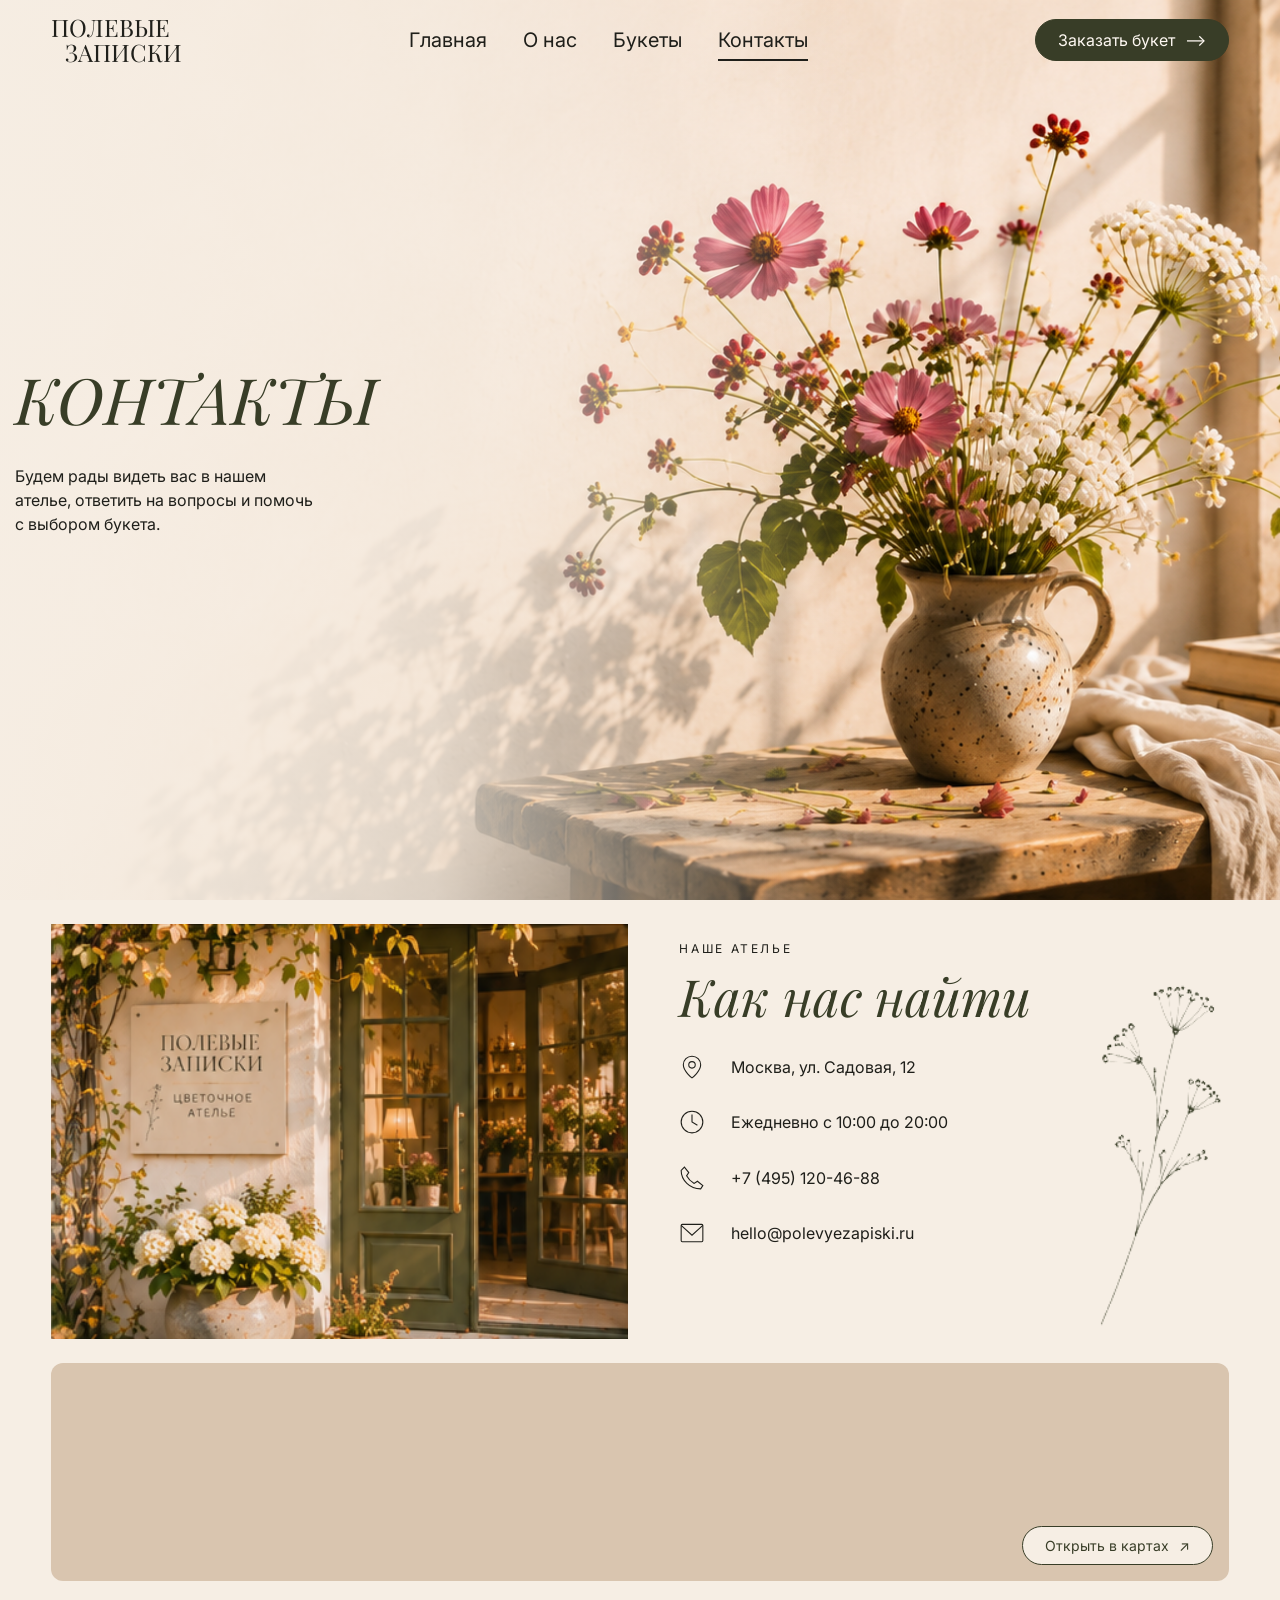
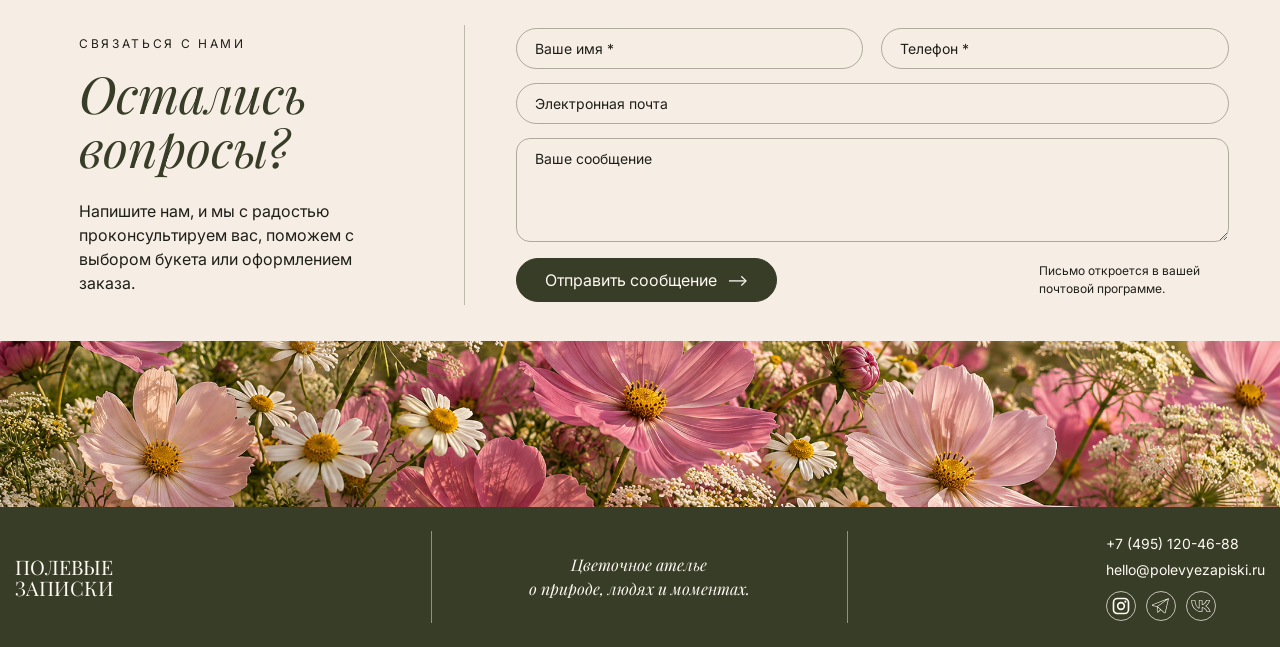
<file: contacts.html>
<!DOCTYPE html>
<html lang="ru">
<head>
  <meta charset="UTF-8">
  <meta name="viewport" content="width=device-width, initial-scale=1.0">
  <title>Контакты — Полевые записки</title>
  <meta name="description" content="Контакты цветочного ателье «Полевые записки»: адрес в Москве, часы работы, телефон и электронная почта.">
  <link rel="preconnect" href="https://fonts.googleapis.com">
  <link rel="preconnect" href="https://fonts.gstatic.com" crossorigin>
  <link href="https://fonts.googleapis.com/css2?family=Inter:wght@400;500;600&family=Playfair+Display:ital,wght@0,400;0,500;1,400;1,500&display=swap" rel="stylesheet">
  <link rel="stylesheet" href="css/normalize.css">
  <link rel="stylesheet" href="css/style.css">
  <script src="js/script.js" defer></script>
</head>
<body class="contacts-page" id="top">
<header class="header">
  <div class="container header__inner">
    <a
      class="header__logo" href="index.html#top" aria-label="Полевые записки"
    >
      <span class="header__logo-text">Полевые<br><span class="header__logo-line">записки</span></span>
    </a>

    <button
      class="header__burger" type="button" aria-label="Открыть меню" aria-expanded="false" aria-controls="header-menu"
    >
      <span></span> <span></span> <span></span>
    </button>
    <nav
      class="header__menu menu" id="header-menu" aria-label="Основная навигация"
    >
      <ul class="menu__list">
        <li class="menu__item">
          <a
            class="menu__link" href="index.html"
          >Главная
          </a>
        </li>
        <li class="menu__item">
          <a class="menu__link" href="about.html">О нас</a>
        </li>
        <li class="menu__item">
          <a class="menu__link" href="bouquets.html">Букеты</a>
        </li>
        <li class="menu__item">
          <a class="menu__link menu__link--active" href="contacts.html" aria-current="page">Контакты</a>
        </li>
      </ul>
    </nav>
    <button class="header__order-button button" type="button">
      Заказать букет <span aria-hidden="true">⟶</span>
    </button>
  </div>
</header>
<main>
  <!-- Contacts hero -->
  <section class="hero" aria-labelledby="contacts-title">
    <div class="container hero__inner">
      <div class="hero__content">
        <h1 class="hero__title title" id="contacts-title">Контакты</h1>
        <p class="hero__text">Будем рады видеть вас в нашем ателье, ответить на вопросы и помочь с выбором букета.</p>
      </div>
    </div>
    <div class="hero__bg"><img src="./img/home/hero/hero-bg.png" alt=""></div>
  </section>

  <!-- Atelier contacts -->
  <section class="atelier-contacts" aria-labelledby="atelier-contacts-title">
    <div class="container atelier-contacts__inner">
      <img class="atelier-contacts__image" src="./img/contacts/atelier.png" alt="Вход в цветочное ателье «Полевые записки»: зелёная дверь и цветы у входа" width="461" height="332">
      <div class="atelier-contacts__content section-intro">
        <p class="section-intro__eyebrow">Наше ателье</p>
        <h2 class="section-intro__title title" id="atelier-contacts-title">Как нас найти</h2>
        <address class="atelier-contacts__address">
          <ul class="atelier-contacts__list">
            <li class="atelier-contacts__item">
              <svg class="atelier-contacts__icon" viewBox="0 0 24 24" fill="none" stroke="currentColor" stroke-width="1" aria-hidden="true"><path d="M20 10c0 6-8 12-8 12S4 16 4 10a8 8 0 1 1 16 0Z"/><circle cx="12" cy="10" r="3"/></svg>
              <span>Москва, ул. Садовая, 12</span>
            </li>
            <li class="atelier-contacts__item">
              <svg class="atelier-contacts__icon" viewBox="0 0 24 24" fill="none" stroke="currentColor" stroke-width="1" aria-hidden="true"><circle cx="12" cy="12" r="10"/><path d="M12 5v7l5 3"/></svg>
              <span>Ежедневно с <time datetime="10:00">10:00</time> до <time datetime="20:00">20:00</time></span>
            </li>
            <li class="atelier-contacts__item">
              <svg class="atelier-contacts__icon" viewBox="0 0 24 24" fill="none" stroke="currentColor" stroke-width="1" aria-hidden="true"><path d="m5 2 4 5-2 3a17 17 0 0 0 7 7l3-2 5 4-2 3C10 22 2 14 2 5Z"/></svg>
              <a class="atelier-contacts__link" href="tel:+74951204688">+7 (495) 120-46-88</a>
            </li>
            <li class="atelier-contacts__item">
              <svg class="atelier-contacts__icon" viewBox="0 0 24 24" fill="none" stroke="currentColor" stroke-width="1" aria-hidden="true"><rect x="2" y="4" width="20" height="16" rx="1"/><path d="m2 5 10 9L22 5"/></svg>
              <a class="atelier-contacts__link" href="mailto:hello@polevyezapiski.ru">hello@polevyezapiski.ru</a>
            </li>
          </ul>
        </address>
        <img class="atelier-contacts__branch" src="./img/contacts/branch.png" alt="" width="106" height="277" loading="lazy">
      </div>
    </div>
    <div class="container">
      <div class="contacts-map">
        <!-- Демонстрационная точка рядом с Садовым кольцом; заменить координаты на реальные перед публикацией. -->
        <iframe class="contacts-map__frame" title="Карта: демонстрационная метка ателье в Москве" src="https://yandex.ru/map-widget/v1/?ll=37.604000%2C55.770000&amp;z=16&amp;pt=37.604000%2C55.770000%2Cpm2rdm" loading="lazy" referrerpolicy="no-referrer-when-downgrade" allowfullscreen></iframe>
        <a class="contacts-map__link button button--transparent" href="https://yandex.ru/maps/?ll=37.604000%2C55.770000&amp;z=16&amp;pt=37.604000%2C55.770000%2Cpm2rdm" target="_blank" rel="noopener noreferrer">Открыть в картах <span aria-hidden="true">↗</span></a>
      </div>
    </div>
  </section>

  <!-- Contact message -->
  <section class="contact-message" aria-labelledby="contact-message-title">
    <div class="container contact-message__inner">
      <div class="contact-message__intro section-intro">
        <p class="section-intro__eyebrow">Связаться с нами</p>
        <h2 class="section-intro__title title" id="contact-message-title">Остались<br>вопросы?</h2>
        <p class="section-intro__text">Напишите нам, и мы с радостью проконсультируем вас, поможем с выбором букета или оформлением заказа.</p>
      </div>
      <form class="contact-message__form" action="mailto:hello@polevyezapiski.ru" method="post" enctype="text/plain" aria-describedby="contact-message-note">
        <label class="contact-message__field">
          <span class="contact-message__label">Ваше имя (обязательно)</span>
          <input class="contact-message__input" name="Имя" type="text" autocomplete="name" placeholder="Ваше имя *" required>
        </label>
        <label class="contact-message__field">
          <span class="contact-message__label">Телефон (обязательно)</span>
          <input class="contact-message__input" name="Телефон" type="tel" autocomplete="tel" placeholder="Телефон *" required>
        </label>
        <label class="contact-message__field contact-message__field--wide">
          <span class="contact-message__label">Электронная почта</span>
          <input class="contact-message__input" name="Электронная почта" type="email" autocomplete="email" placeholder="Электронная почта">
        </label>
        <label class="contact-message__field contact-message__field--wide">
          <span class="contact-message__label">Ваше сообщение</span>
          <textarea class="contact-message__input contact-message__input--textarea" name="Сообщение" rows="4" placeholder="Ваше сообщение"></textarea>
        </label>
        <div class="contact-message__actions">
          <button class="contact-message__submit button" type="submit">Отправить сообщение <span aria-hidden="true">⟶</span></button>
          <p class="contact-message__note" id="contact-message-note">Письмо откроется в вашей почтовой программе.</p>
        </div>
      </form>
    </div>
  </section>
  <div class="contacts-banner" aria-hidden="true"><img class="contacts-banner__image" src="./img/contacts/flowers-banner.png" alt="" loading="lazy"></div>
</main>
<footer class="footer" id="contacts">
  <div class="container footer__inner">
    <a class="footer__logo" href="index.html#top" aria-label="Полевые записки — главная">
      <span class="footer__logo-text">Полевые<br>записки</span>
    </a>
    <p class="footer__tagline">Цветочное ателье<br>о природе, людях и моментах.</p>
    <address class="footer__contacts">
      <a class="footer__link" href="tel:+74951204688">+7 (495) 120-46-88</a>
      <a class="footer__link" href="mailto:hello@polevyezapiski.ru">hello@polevyezapiski.ru</a>
      <ul class="footer__social-list" aria-label="Мы в социальных сетях">
        <li><a class="footer__social-link" href="https://www.instagram.com/" aria-label="Instagram">
          <svg xmlns="http://www.w3.org/2000/svg" width="20" height="20" viewBox="0 0 24 24" fill="currentColor" aria-hidden="true" focusable="false"><path d="M7.8,2H16.2C19.4,2 22,4.6 22,7.8V16.2A5.8,5.8 0 0,1 16.2,22H7.8C4.6,22 2,19.4 2,16.2V7.8A5.8,5.8 0 0,1 7.8,2M7.6,4A3.6,3.6 0 0,0 4,7.6V16.4C4,18.39 5.61,20 7.6,20H16.4A3.6,3.6 0 0,0 20,16.4V7.6C20,5.61 18.39,4 16.4,4H7.6M17.25,5.5A1.25,1.25 0 0,1 18.5,6.75A1.25,1.25 0 0,1 17.25,8A1.25,1.25 0 0,1 16,6.75A1.25,1.25 0 0,1 17.25,5.5M12,7A5,5 0 0,1 17,12A5,5 0 0,1 12,17A5,5 0 0,1 7,12A5,5 0 0,1 12,7M12,9A3,3 0 0,0 9,12A3,3 0 0,0 12,15A3,3 0 0,0 15,12A3,3 0 0,0 12,9Z" /></svg>
        </a></li>
        <li><a class="footer__social-link" href="https://t.me/" aria-label="Telegram">
          <svg xmlns="http://www.w3.org/2000/svg" width="20" height="20" viewBox="0 0 256 256" fill="currentColor" aria-hidden="true" focusable="false"><path d="M226.27,29.22a5,5,0,0,0-5.1-.87L18.51,107.66a10.22,10.22,0,0,0,1.75,19.56L76,138.16V200a12,12,0,0,0,7.51,11.13A12.1,12.1,0,0,0,88,212a12,12,0,0,0,8.62-3.68l28-29,43,37.71a12,12,0,0,0,7.89,3,12.47,12.47,0,0,0,3.74-.59,11.87,11.87,0,0,0,8-8.72L227.87,34.12A5,5,0,0,0,226.27,29.22ZM20,117.38a2.13,2.13,0,0,1,1.42-2.27L196.07,46.76l-117,83.85L21.81,119.37A2.12,2.12,0,0,1,20,117.38Zm70.87,85.38A4,4,0,0,1,84,200V143.7L118.58,174Zm88.58,6.14a4,4,0,0,1-6.57,2.09L86.43,135.18,218.13,40.8Z"/></svg>
        </a></li>
        <li><a class="footer__social-link" href="https://vk.com/" aria-label="ВКонтакте">
          <svg xmlns="http://www.w3.org/2000/svg" width="20" height="20" viewBox="0 0 64 64" fill="currentColor" aria-hidden="true" focusable="false"><path d="M62.63,50.27C59.74,39.75,51.8,33.93,48.52,31.91c11.51-8.38,11.73-18.02,11.73-18.44c0-0.27-0.1-0.52-0.29-0.71  c-0.19-0.19-0.44-0.3-0.71-0.3h-9.64c-0.44,0-0.83,0.29-0.96,0.71c-3.14,10.16-9.51,12.98-12.1,13.72V13.46c0-0.55-0.45-1-1-1h-9.39  c-0.55,0-1,0.45-1,1V37.7c-3-1.47-10.5-6.87-11.35-24.28c-0.03-0.53-0.47-0.95-1-0.95H2.33c-0.55,0-1,0.45-1,1v3.83  c0,18.88,15.36,34.24,34.23,34.24c0.55,0,1-0.45,1-1V38.47c10.52,1.92,13.45,11.9,13.58,12.33c0.12,0.43,0.52,0.73,0.96,0.73h10.57  c0.31,0,0.61-0.15,0.79-0.39C62.66,50.89,62.72,50.57,62.63,50.27z M51.81,49.54c-0.99-2.68-5.18-11.9-16.13-13.22  c-0.28-0.04-0.57,0.05-0.78,0.25c-0.21,0.19-0.34,0.46-0.34,0.75v12.21C17.25,48.99,3.33,34.74,3.33,17.29v-2.83h8.55  c1.42,22.35,13.53,25.54,14.06,25.67c0.3,0.07,0.61,0,0.85-0.19s0.38-0.48,0.38-0.79v-24.7h7.39v13.67c0,0.29,0.12,0.56,0.34,0.75  c0.21,0.19,0.5,0.28,0.78,0.25c0.42-0.05,10.24-1.36,14.67-14.66h7.8c-0.42,2.69-2.43,10.26-12.05,16.7c-0.3,0.2-0.46,0.54-0.44,0.9  c0.02,0.36,0.23,0.67,0.55,0.83c0.11,0.05,10.37,5.27,14.12,16.64H51.81z"/></svg>
        </a></li>
      </ul>
    </address>
  </div>
</footer>
<dialog class="order-popup" id="order-popup" aria-labelledby="order-popup-title">
  <div class="order-popup__inner">
    <form class="order-popup__close-form" method="dialog">
      <button class="order-popup__close" type="submit" aria-label="Закрыть окно">×</button>
    </form>
    <div class="order-popup__mobile-brand" aria-hidden="true">
      <img src="./img/icons/sprout.svg" alt="">
      <span>Полевые<br>записки</span>
    </div>
    <div class="order-popup__image-wrap">
      <img class="order-popup__image" src="./img/home/bouquets/meadow-bouquet.png" alt="Букет «Луговой»">
    </div>
    <div class="order-popup__content">
      <p class="order-popup__eyebrow">Полевые записки</p>
      <h2 class="order-popup__title title" id="order-popup-title">Заказать букет</h2>
      <p class="order-popup__intro">Оставьте заявку, и мы свяжемся с вами, чтобы уточнить детали заказа.</p>
      <form class="order-popup__form">
        <div class="order-popup__field">
          <label for="order-name">Ваше имя <span aria-hidden="true">*</span></label>
          <div class="order-popup__field-control">
            <svg aria-hidden="true" viewBox="0 0 24 24"><circle cx="12" cy="8" r="4"/><path d="M4 21v-2a8 8 0 0 1 16 0v2"/></svg>
            <input id="order-name" name="name" type="text" autocomplete="name" placeholder="Например, Анастасия" required>
          </div>
        </div>
        <div class="order-popup__field">
          <label for="order-phone">Телефон <span aria-hidden="true">*</span></label>
          <div class="order-popup__field-control">
            <svg aria-hidden="true" viewBox="0 0 24 24"><path d="M5 3h4l2 5-3 2a16 16 0 0 0 6 6l2-3 5 2v4a2 2 0 0 1-2 2A16 16 0 0 1 3 5a2 2 0 0 1 2-2Z"/></svg>
            <input id="order-phone" name="phone" type="tel" autocomplete="tel" placeholder="+7 (___) ___-__-__" required>
          </div>
        </div>
        <div class="order-popup__field">
          <label for="order-bouquet">Букет</label>
          <div class="order-popup__field-control">
            <svg aria-hidden="true" viewBox="0 0 24 24"><path d="M12 12 8 5l4-3 4 3-4 7Zm0 0 8-1-1 5-5 1-2-5Zm0 0-3 8-4-3 1-5 6 0Zm0 0-8-4 4-3 5 3-1 4Zm0 0 6-6 2 5-4 4-4-3ZM12 12l1 9m-4 0h8"/></svg>
            <select id="order-bouquet" name="bouquet">
              <option value="meadow" selected>Луговой</option>
              <option value="garden">Садовый</option>
              <option value="sunset">Закатный</option>
            </select>
          </div>
        </div>
        <fieldset class="order-popup__sizes">
          <legend>Размер букета</legend>
          <label class="order-popup__size-option">
            <input type="radio" name="size" value="S">
            <span><strong>S</strong><small>≈ 30 см</small></span>
          </label>
          <label class="order-popup__size-option">
            <input type="radio" name="size" value="M" checked>
            <span><strong>M</strong><small>≈ 40 см</small></span>
          </label>
          <label class="order-popup__size-option">
            <input type="radio" name="size" value="L">
            <span><strong>L</strong><small>≈ 50 см</small></span>
          </label>
        </fieldset>
        <div class="order-popup__field">
          <label for="order-wishes">Ваши пожелания</label>
          <div class="order-popup__field-control order-popup__field-control--textarea">
            <svg aria-hidden="true" viewBox="0 0 24 24"><path d="M21 11.5a8.5 8.5 0 0 1-12.7 7.4L3 21l2.1-5.3A8.5 8.5 0 1 1 21 11.5Z"/></svg>
            <textarea id="order-wishes" name="wishes" rows="3" placeholder="Например: упаковать в крафт, добавить открытку..."></textarea>
          </div>
        </div>
        <button class="order-popup__submit button" type="submit">Отправить заявку <span aria-hidden="true">⟶</span></button>
      </form>
    </div>
  </div>
</dialog>
</body>
</html>
</file>
<file: css/style.css>
﻿/* Переменные проекта */
:root {
  --color-primary: #383D27;
  --color-secondary: #6B7251;
  --color-background: #F6EEE4;
  --color-light: #FFF9F3;
  --color-accent: #D9C5AF;
  --color-accent-secondary: #C77C64;

  --font-heading: "Playfair Display", serif;
  --font-body: "Inter", sans-serif;
}

/* Базовые стили */
body {
  display: flex;
  flex-direction: column;
  min-height: 100vh;
  min-height: 100svh;
  margin: 0;
  background-color: var(--color-background);
  color: #1F1F1A;
  font-family: var(--font-body);
  font-size: 16px;
  line-height: 1.5;
}

main {
  flex: 1;
}

.container {
  width: min(100% - 30px, 1440px);
  margin-inline: auto;
}

/* Header */
.header {
  position: fixed;
  top: 0;
  left: 0;
  z-index: 1000;
  width: 100%;
  color: #1F1F1A;
  transition: background-color 0.25s ease;
}

.header--scrolled {
  background-color: var(--color-background);
}

.header__inner {
  display: flex;
  align-items: center;
  justify-content: space-between;
  gap: 20px;
  min-height: 80px;
}

.header__logo {
  position: relative;
  z-index: 5;
  color: inherit;
  font-family: var(--font-heading);
  font-size: 24px;
  line-height: 1.05;
  text-decoration: none;
  text-transform: uppercase;
}

.header__logo-text {
  display: block;
}

.header__logo-line {
  display: inline-block;
  margin-left: 14px;
}

.menu {

}

.menu__list {
  display: flex;
  align-items: center;
  gap: 36px;
  margin: 0;
  padding: 0;
  list-style: none;
}

.menu__link {
  position: relative;
  color: inherit;
  font-size: 20px;
  text-decoration: none;
}

.menu__link::after {
  position: absolute;
  right: 0;
  bottom: -6px;
  left: 0;
  width: 0;
  height: 2px;
  background-color: currentColor;
  content: "";
  transition: width 0.25s ease;
}

.menu__link:hover::after,
.menu__link:focus-visible::after,
.menu__link--active::after {
  width: 100%;
}

.button {
  position: relative;
  display: inline-flex;
  align-items: center;
  gap: 10px;
  padding: 8px 22px;
  border: 1px solid var(--color-primary);
  border-radius: 999px;
  background-color: var(--color-primary);
  color: var(--color-light);
  font: inherit;
  font-size: 16px;
  cursor: pointer;
  transition: background-color 0.2s ease, color 0.2s ease;
}


.button:hover {
  background-color: transparent;
  color: var(--color-primary);
}

.button--transparent {
  background-color: transparent;
  color: var(--color-primary);
  text-decoration: none;
}

.button--transparent:hover,
.button--transparent:focus-visible {
  background-color: var(--color-primary);
  color: var(--color-light);
}


.header__burger {
  display: none;
}

/* Titles */
.title {
  color: var(--color-primary);
  font-family: var(--font-heading);
  font-weight: 400;
  text-transform: uppercase;
}

/* Hero */
.hero {
  position: relative;
  display: flex;
  align-items: center;
  min-height: 100vh;
  min-height: 100svh;
  overflow: hidden;
}

.hero__inner {
  position: relative;
  z-index: 1;
}

.hero__content {
  display: flex;
  flex-direction: column;
  gap: 30px;
  max-width: 500px;
}

.hero__bg {
  position: absolute;
  inset: 0;
  z-index: 0;
}

.hero__bg img {
  display: block;
  width: 100%;
  height: 100%;
  object-fit: cover;
  animation: hero-background-breathe 28s ease-in-out infinite alternate;
}

@keyframes hero-background-breathe {
  from {
    transform: scale(1);
  }

  to {
    transform: scale(1.04);
  }
}

.hero__bg::after {
  position: absolute;
  inset: 0;
  background: linear-gradient(
    90deg,
    rgba(246, 238, 228, 0.96) 0%,
    rgba(246, 238, 228, 0.78) 34%,
    rgba(246, 238, 228, 0) 68%
  );
  content: "";
}
.hero__title {
  font-size: clamp(36px, 5vw, 64px);
  font-style: italic;
  line-height: 1.1;
}

.hero__title-text,
.hero__title-line {
  display: block;
}

.hero__title-line:nth-of-type(2) {
  margin-left: 10px;
}

.hero__title-line:nth-of-type(3) {
  margin-left: 38px;
}

.hero__text {
  max-width: 300px;
}

.hero__text--wide {
  max-width: 335px;
}

.hero__link {
  align-self: flex-start;
}

/* About */
.about {
  padding-block: 30px;
  background-color: var(--color-background);
  border-block: 1px solid rgba(56, 61, 39, 0.16);
}

.about__inner {
  display: grid;
  grid-template-columns: minmax(140px, 0.7fr) minmax(0, 2fr) auto;
  align-items: center;
  gap: clamp(24px, 5vw, 72px);
}

.about__title {
  padding-right: 24px;
  border-right: 1px solid rgba(56, 61, 39, 0.28);
  font-size: clamp(24px, 3vw, 32px);
  line-height: 1.2;
}

.about__text {
  max-width: 620px;
  margin: 0;
}

.about__link {
  display: inline-flex;
  align-items: center;
  gap: 8px;
  justify-self: end;
  border-bottom: 1px solid currentColor;
  color: var(--color-primary);
  white-space: nowrap;
  transition: color 0.2s ease;
}

.about__link:hover,
.about__link:focus-visible {
  color: var(--color-secondary);
}

/* Bouquet cards */
.bouquet-card {
  position: relative;
}

.bouquet-card__details {
  display: flex;
  align-items: center;
  justify-content: space-between;
  gap: 12px;
}

.bouquet-card__link {
  position: static;
  display: grid;
  flex: 0 0 40px;
  place-items: center;
  width: 40px;
  aspect-ratio: 1;
  border: 1px solid rgba(56, 61, 39, 0.55);
  border-radius: 50%;
  color: var(--color-primary);
  transition: background-color 0.2s ease, color 0.2s ease;
}

.bouquet-card__link::after {
  position: absolute;
  inset: 0;
  content: "";
}

.bouquet-card__link:focus-visible::after {
  outline: 2px solid var(--color-primary);
  outline-offset: 4px;
}

.bouquet-card__link:hover,
.bouquet-card__link:focus-visible {
  background-color: var(--color-primary);
  color: var(--color-light);
}

/* Bouquets */
.bouquets {
  padding-block: 28px 60px;
}

.bouquets__inner {
  display: grid;
  grid-template-columns: minmax(210px, 0.85fr) minmax(0, 2.6fr);
  align-items: center;
  gap: clamp(24px, 4vw, 56px);
}

/* Section intro */
.section-intro {
  position: relative;
}

.section-intro__eyebrow {
  margin: 0;
  font-size: 12px;
  letter-spacing: 0.22em;
  text-transform: uppercase;
}

.section-intro__title {
  margin: 0;
  font-size: clamp(36px, 4vw, 52px);
  font-style: italic;
  line-height: 1.05;
  text-transform: none;
}

.section-intro__text {
  margin: 0;
}

/* Bouquets intro */
.section-intro--bouquets .section-intro__eyebrow {
  margin-bottom: 18px;
}

.section-intro--bouquets .section-intro__title {
  margin-bottom: 22px;
}

.section-intro--bouquets .section-intro__title span {
  display: block;
}

.section-intro--bouquets .section-intro__title span + span {
  margin-left: 32px;
}

.section-intro--bouquets .section-intro__text {
  max-width: 230px;
}

.bouquets__list {
  display: grid;
  grid-template-columns: repeat(3, minmax(0, 1fr));
  gap: clamp(14px, 2vw, 24px);
}

.bouquet-card__image {
  width: 100%;
  height: 100%;
  object-fit: cover;
  transition: transform 0.35s ease;
}

.bouquet-card__image-wrap {
  overflow: hidden;
  aspect-ratio: 0.88;
  margin-bottom: 10px;
  background-color: var(--color-accent);
}

.bouquet-card:hover .bouquet-card__image,
.bouquet-card:focus-within .bouquet-card__image {
  transform: scale(1.04);
}

.bouquet-card__title {
  margin: 0 0 2px;
  color: var(--color-primary);
  font-family: var(--font-heading);
  font-size: clamp(18px, 2vw, 22px);
  font-weight: 400;
  line-height: 1.25;
}

.bouquet-card__price {
  margin: 0;
  font-size: 15px;
}

/* Advantages */
.advantages {
  background-color: var(--color-primary);
  color: var(--color-light);
}

.advantages__list {
  display: grid;
  grid-template-columns: repeat(3, minmax(0, 1fr));
  margin: 0;
  padding: 0;
  list-style: none;
}

.advantages__item {
  position: relative;
  display: flex;
  align-items: center;
  justify-content: center;
  gap: 20px;
  min-height: 112px;
  padding: 20px 28px;
}

.advantages__item + .advantages__item {
  border-left: 0;
}

.advantages__item + .advantages__item::before {
  position: absolute;
  top: 50%;
  left: 0;
  width: 1px;
  height: 56px;
  background-color: rgba(255, 249, 243, 0.45);
  content: "";
  transform: translateY(-50%);
}

.advantages__icon {
  flex: 0 0 48px;
  width: 48px;
  height: 48px;
  filter: brightness(0) invert(1);
  object-fit: contain;
}

.advantages__text {
  max-width: 190px;
  margin: 0;
}

/* Image content */
.image-content {
  display: grid;
  grid-template-columns: repeat(2, minmax(0, 1fr));
  grid-template-areas: "image content";
  align-items: stretch;
  width: 100%;
  max-width: none;
  margin: 0;
}

.image-content--reverse {
  grid-template-areas: "content image";
}

.image-content__image-wrap {
  grid-area: image;
  min-height: 360px;
  overflow: hidden;
}

.image-content--inset .image-content__image-wrap {
  padding: 20px;
}

.image-content__image {
  width: 100%;
  height: 100%;
  object-fit: cover;
}

.image-content__content {
  grid-area: content;
  display: flex;
  flex-direction: column;
  justify-content: center;
  gap: 20px;
  padding: clamp(32px, 6vw, 88px);
}

.image-content__content .section-intro__title {
  max-width: 500px;
}

.image-content__content .section-intro__text {
  max-width: 460px;
}

/* Studio */
.studio__button {
  align-self: flex-start;
}

/* Quote */
.quote {
  position: relative;
  display: grid;
  place-items: center;
  min-height: 194px;
  padding: 32px 24px;
  overflow: hidden;
}

.quote__inner {
  position: relative;
  z-index: 1;
  width: min(100%, 780px);
}

.quote__mark {
  display: flex;
  align-items: center;
  justify-content: center;
  gap: 26px;
  margin-bottom: 8px;
  color: var(--color-primary);
  font-family: var(--font-heading);
  font-size: 30px;
  font-style: italic;
  line-height: 1;
}

.quote__mark::before,
.quote__mark::after {
  width: min(25%, 190px);
  height: 1px;
  background-color: rgba(56, 61, 39, 0.35);
  content: "";
}

.quote__text {
  margin: 0;
  color: var(--color-primary);
  font-family: var(--font-heading);
  font-size: clamp(18px, 2.2vw, 23px);
  font-style: italic;
  line-height: 1.3;
  text-align: center;
}

.quote__bg {
  position: absolute;
  inset: 0;
  z-index: 0;
}

.quote__bg img {
  display: block;
  width: 100%;
  height: 100%;
  object-fit: cover;
  object-position: left;
}

/* Order popup */
.order-popup {
  width: min(984px, calc(100% - 40px));
  max-width: none;
  max-height: 90svh;
  padding: 0;
  overflow: auto;
  border: 2px solid var(--color-light);
  border-radius: 24px;
  background-color: var(--color-background);
  color: #1F1F1A;
  box-shadow: 0 24px 80px rgba(25, 22, 16, 0.3);
}

.order-popup::backdrop {
  background-color: rgba(25, 22, 16, 0.62);
  backdrop-filter: blur(2px);
}

.order-popup__inner {
  position: relative;
  display: grid;
  grid-template-columns: minmax(0, 0.85fr) minmax(0, 1fr);
  min-height: 660px;
}

.order-popup__image-wrap {
  min-height: 0;
  overflow: hidden;
  border-radius: 22px 0 0 22px;
}

.order-popup__image {
  display: block;
  width: 100%;
  height: 100%;
  object-fit: cover;
}

.order-popup__content {
  position: relative;
  display: flex;
  flex-direction: column;
  justify-content: center;
  padding: clamp(32px, 4vw, 56px);
}

.order-popup__close-form {
  position: absolute;
  z-index: 2;
  top: 16px;
  right: 16px;
}

.order-popup__mobile-brand {
  display: none;
}

.order-popup__close {
  display: grid;
  place-items: center;
  width: 40px;
  aspect-ratio: 1;
  padding: 0;
  border: 0;
  background: transparent;
  color: var(--color-primary);
  font: inherit;
  font-size: 36px;
  font-weight: 300;
  line-height: 1;
  cursor: pointer;
}

.order-popup__eyebrow {
  display: flex;
  align-items: center;
  justify-content: center;
  gap: 20px;
  margin: 0 44px 18px;
  color: var(--color-primary);
  font-family: var(--font-heading);
  font-size: 16px;
  text-align: center;
  text-transform: uppercase;
}

.order-popup__eyebrow::before,
.order-popup__eyebrow::after {
  flex: 1;
  height: 1px;
  background-color: rgba(56, 61, 39, 0.45);
  content: "";
}

.order-popup__title {
  margin: 0 0 8px;
  font-size: clamp(36px, 4vw, 52px);
  font-style: italic;
  line-height: 1.05;
  text-transform: none;
}

.order-popup__intro {
  max-width: 440px;
  margin: 0 auto 20px;
}

.order-popup__form {
  display: grid;
  gap: 12px;
}

.order-popup__field {
  display: grid;
  gap: 4px;
}

.order-popup__field-control {
  position: relative;
  width: 100%;
}

.order-popup__field-control > svg {
  display: none;
}

.order-popup__field label,
.order-popup__sizes legend {
  font-size: 14px;
}

.order-popup__field input,
.order-popup__field select,
.order-popup__field textarea {
  width: 100%;
  min-height: 40px;
  padding: 8px 16px;
  border: 1px solid rgba(56, 61, 39, 0.38);
  border-radius: 999px;
  outline-color: var(--color-secondary);
  background-color: transparent;
  color: inherit;
  font: inherit;
  font-size: 14px;
}

.order-popup__field textarea {
  min-height: 76px;
  resize: vertical;
  border-radius: 14px;
}

.order-popup__sizes {
  display: grid;
  grid-template-columns: repeat(3, minmax(0, 1fr));
  gap: 10px;
  margin: 0;
  padding: 0;
  border: 0;
}

.order-popup__sizes legend {
  margin-bottom: 6px;
}

.order-popup__size-option {
  position: relative;
  display: grid;
  min-height: 48px;
  cursor: pointer;
}

.order-popup__size-option input {
  position: absolute;
  width: 1px;
  height: 1px;
  opacity: 0;
}

.order-popup__size-option span {
  display: grid;
  place-content: center;
  border: 1px solid rgba(56, 61, 39, 0.35);
  border-radius: 999px;
  font-size: 13px;
  line-height: 1.25;
  text-align: center;
  transition: background-color 0.2s ease, color 0.2s ease;
}

.order-popup__size-option strong {
  font-weight: 500;
}

.order-popup__size-option small {
  font-size: 12px;
}

.order-popup__size-option input:checked + span {
  border-color: var(--color-primary);
  background-color: var(--color-primary);
  color: var(--color-light);
}

.order-popup__size-option input:focus-visible + span {
  outline: 2px solid var(--color-secondary);
  outline-offset: 3px;
}

.order-popup__submit {
  justify-content: center;
  width: 100%;
  margin-top: 4px;
}

/* Footer */
.footer {
  background-color: var(--color-primary);
  color: var(--color-light);
}

.footer__inner {
  display: grid;
  grid-template-columns: repeat(3, minmax(0, 1fr));
  align-items: center;
  gap: 0;
  min-height: 140px;
  padding-block: 24px;
}

.footer__logo {
  display: flex;
  align-items: center;
  align-self: stretch;
  padding-right: clamp(20px, 4vw, 56px);
  border-right: 1px solid rgba(255, 249, 243, 0.45);
  color: inherit;
  font-family: var(--font-heading);
  font-size: 20px;
  line-height: 1.05;
  text-decoration: none;
  text-transform: uppercase;
}

.footer__logo-text {
  display: block;
}

.footer__tagline {
  align-self: stretch;
  display: flex;
  align-items: center;
  justify-content: center;
  margin: 0;
  padding-inline: clamp(20px, 4vw, 56px);
  border-right: 1px solid rgba(255, 249, 243, 0.45);
  font-family: var(--font-heading);
  font-size: 16px;
  font-style: italic;
  text-align: center;
}

.footer__social-list {
  display: flex;
  margin: 0;
  padding: 0;
  list-style: none;
}

.footer__link {
  color: inherit;
  font-size: 14px;
  text-decoration: none;
  transition: opacity 0.2s ease;
}

.footer__link:hover,
.footer__link:focus-visible,
.footer__social-link:hover,
.footer__social-link:focus-visible {
  opacity: 0.7;
}

.footer__contacts {
  display: flex;
  flex-direction: column;
  align-items: flex-start;
  gap: 5px;
  padding-left: clamp(20px, 4vw, 56px);
  justify-self: end;
  font-style: normal;
}

.footer__social-list {
  gap: 10px;
  margin-top: 6px;
}

.footer__social-link {
  display: grid;
  place-items: center;
  width: 30px;
  aspect-ratio: 1;
  border: 1px solid rgba(255, 249, 243, 0.7);
  border-radius: 50%;
  color: var(--color-light);
  font-size: 12px;
  text-decoration: none;
  transition: opacity 0.2s ease;
}

@media (max-width: 900px) {
  .bouquets__inner {
    grid-template-columns: 1fr;
    align-items: start;
  }

  .section-intro--bouquets .section-intro__text {
    max-width: 420px;
  }
}

@media (max-width: 768px) {
  .order-popup {
    width: min(745px, calc(100% - 24px));
    max-height: 94svh;
    border-radius: 34px;
  }

  .order-popup__inner {
    grid-template-columns: 1fr;
    min-height: 0;
  }

  .order-popup__mobile-brand {
    display: flex;
    align-items: center;
    gap: 12px;
    padding: 22px 28px 16px;
    color: var(--color-primary);
    font-family: var(--font-heading);
    font-size: 25px;
    line-height: 1.05;
    text-transform: uppercase;
  }

  .order-popup__mobile-brand img {
    width: 44px;
    height: 56px;
    object-fit: contain;
  }

  .order-popup__image-wrap {
    height: clamp(190px, 28svh, 300px);
    margin-inline: 20px;
    border-radius: 20px;
  }

  .order-popup__content {
    padding: 24px clamp(24px, 6vw, 44px) 32px;
  }

  .order-popup__eyebrow {
    display: none;
  }

  .order-popup__title {
    margin-bottom: 8px;
    font-size: clamp(40px, 7vw, 54px);
  }

  .order-popup__intro {
    margin: 0 0 18px;
    font-size: 17px;
  }

  .order-popup__field > label {
    position: absolute;
    width: 1px;
    height: 1px;
    overflow: hidden;
    clip: rect(0, 0, 0, 0);
    white-space: nowrap;
  }

  .order-popup__field-control > svg {
    position: absolute;
    top: 50%;
    left: 22px;
    display: block;
    width: 24px;
    height: 24px;
    fill: none;
    stroke: currentColor;
    stroke-linecap: round;
    stroke-linejoin: round;
    stroke-width: 1.5;
    transform: translateY(-50%);
    pointer-events: none;
  }

  .order-popup__field input,
  .order-popup__field select {
    min-height: 64px;
    padding: 12px 54px 12px 60px;
    font-size: 18px;
  }

  .order-popup__field textarea {
    min-height: 120px;
    padding: 18px 16px 18px 60px;
    font-size: 18px;
  }

  .order-popup__field-control--textarea > svg {
    top: 24px;
    transform: none;
  }

  .order-popup__sizes legend {
    margin-bottom: 12px;
    font-family: var(--font-heading);
    font-size: 25px;
  }

  .order-popup__size-option {
    min-height: 62px;
  }

  .order-popup__size-option span {
    font-family: var(--font-heading);
    font-size: 24px;
  }

  .order-popup__size-option small {
    display: none;
  }

  .order-popup__submit {
    min-height: 72px;
    margin-top: 8px;
    font-family: var(--font-heading);
    font-size: 22px;
  }
}

@media (max-width: 768px) {
  .header {
    background-color: var(--color-background);
  }

  .header__inner {
    min-height: 60px;
  }

  .header__burger {
    position: relative;
    display: flex;
    flex-direction: column;
    justify-content: center;
    gap: 5px;
    width: 42px;
    height: 42px;
    padding: 8px;
    border: 1px solid var(--color-primary);
    border-radius: 50%;
    background: transparent;
    cursor: pointer;
    order: 1;
  }

  .header__burger span {
    position: absolute;
    left: 8px;
    display: block;
    width: 24px;
    height: 1px;
    background-color: var(--color-primary);
    transition: top 0.25s ease, transform 0.25s ease, opacity 0.25s ease;
  }

  .header__burger span:nth-child(1) {
    top: 11px;
  }

  .header__burger span:nth-child(2) {
    top: 20px;
  }

  .header__burger span:nth-child(3) {
    top: 29px;
  }

  .header__burger.menu-open span:nth-child(1) {
    top: 20px;
    transform: rotate(45deg);
  }

  .header__burger.menu-open span:nth-child(2) {
    opacity: 0;
  }

  .header__burger.menu-open span:nth-child(3) {
    top: 20px;
    transform: rotate(-45deg);
  }

  .menu {
    position: fixed;
    top: 60px;
    left: -100%;
    padding-top: 20px;
    width: 100%;
    height: 100%;

    background-color: var(--color-background);
    transition: left 0.6s ease;
    overflow: auto;
  }

  .menu.menu-open {
    left: 0;
  }

  .menu__list {
    flex-direction: column;
    align-items: center;
    gap: 24px;
  }

  .menu__link {
    font-size: 30px;
  }

  .menu__link::after {
    display: none;
  }

  .about {
    padding-block: 24px;
  }

  .about__inner {
    grid-template-columns: minmax(0, 1fr) auto;
    gap: 16px 24px;
  }

  .about__title {
    padding-right: 0;
    border-right: 0;
  }

  .about__text {
    grid-column: 1 / -1;
  }

  .about__link {
    grid-column: 1 / -1;
    justify-self: start;
  }

  .bouquets {
    padding-block: 24px 40px;
  }

  .image-content {
    grid-template-columns: 1fr;
    grid-template-areas: "image" "content";
  }

  .image-content--reverse {
    grid-template-areas: "content" "image";
  }

  .image-content__image-wrap {
    min-height: 0;
    height: clamp(220px, 50vw, 360px);
  }

  .image-content__content {
    padding: 32px 15px;
  }

  .footer__inner {
    grid-template-columns: 1fr 1fr;
    gap: 20px 0;
  }

  .footer__contacts {
    grid-column: 1 / -1;
    display: grid;
    grid-template-columns: 1fr 1fr;
    justify-self: stretch;
    gap: 8px 20px;
    padding: 20px 0 0;
    border-top: 1px solid rgba(255, 249, 243, 0.45);
  }

  .footer__logo {
    padding-right: 20px;
  }

  .footer__tagline {
    padding-inline: 20px;
    border-right: 0;
  }

  .advantages__list {
    grid-template-columns: 1fr;
  }

  .advantages__item {
    justify-content: flex-start;
    width: min(100%, 280px);
    min-height: 88px;
    margin-inline: auto;
    padding-inline: 16px;
  }

  .advantages__item + .advantages__item {
    border-top: 0;
    border-left: 0;
  }

  .advantages__item + .advantages__item::before {
    top: 0;
    left: 0;
    width: 100%;
    height: 1px;
    transform: none;
  }

}

@media (max-width: 560px) {
  .order-popup {
    width: calc(100% - 20px);
    border-radius: 18px;
  }

  .order-popup__content {
    padding: 22px 20px 28px;
  }

  .order-popup__mobile-brand {
    padding: 18px 22px 14px;
    font-size: 22px;
  }

  .order-popup__title {
    font-size: 40px;
  }

  .order-popup__field input,
  .order-popup__field select,
  .order-popup__field textarea {
    font-size: 16px;
  }

  .order-popup__sizes {
    gap: 8px;
  }

  .order-popup__size-option {
    min-height: 56px;
  }

  .order-popup__size-option span {
    font-size: 22px;
  }

  .order-popup__submit {
    min-height: 64px;
    font-size: 20px;
  }

  .footer__inner {
    grid-template-columns: 1fr;
    justify-items: center;
    gap: 20px;
    padding-block: 28px;
  }

  .footer__logo {
    justify-content: center;
    padding: 0;
    border: 0;
  }

  .footer__tagline {
    padding: 0;
  }

  .footer__contacts {
    grid-template-columns: 1fr;
    justify-items: center;
    justify-self: stretch;
    padding: 0;
    border: 0;
    text-align: center;
  }

  .footer__social-list {
    grid-column: 1 / -1;
    justify-content: center;
  }

  .bouquets__list {
    grid-template-columns: repeat(2, minmax(0, 1fr));
    row-gap: 28px;
  }
}

@media (max-width: 480px) {
  .header__inner {
    gap: 10px;
  }

  .header__logo {
    font-size: 20px;
  }

  .header__order-button {
    font-size: 14px;
  }

  .header__order-button span {
    display: none;
  }
}

@media (max-width: 380px) {
  .bouquets__list {
    grid-template-columns: 1fr;
  }

  .header__logo {
    font-size: 16px;
  }

  .header__order-button {
    font-size: 12px;
    padding: 8px 16px;
  }
}

/* Scroll reveal */
.has-scroll-reveal .reveal-on-scroll {
  opacity: 0;
  transform: translateY(18px);
  transition: opacity 0.65s ease, transform 0.65s ease;
}

.has-scroll-reveal .reveal-on-scroll.is-visible {
  opacity: 1;
  transform: translateY(0);
}

@media (prefers-reduced-motion: reduce) {
  .hero__bg img {
    animation: none;
  }

  .has-scroll-reveal .reveal-on-scroll {
    opacity: 1;
    transform: none;
    transition: none;
  }
}

/* Bouquet catalog */
.bouquet-categories {
  border-block: 1px solid rgba(56, 61, 39, 0.14);
}

.bouquet-categories__inner {
  display: flex;
  align-items: center;
  justify-content: space-between;
  gap: 16px;
  min-height: 80px;
}

.bouquet-category {
  display: inline-flex;
  align-items: center;
  justify-content: center;
  gap: 14px;
  min-height: 44px;
  padding: 8px 18px;
  border: 0;
  border-radius: 999px;
  background: transparent;
  color: inherit;
  font: inherit;
  white-space: nowrap;
  cursor: pointer;
  transition: background-color 0.2s ease, color 0.2s ease, transform 0.2s ease;
}

.bouquet-category:hover,
.bouquet-category:focus-visible {
  background: rgba(56, 61, 39, 0.1);
  color: var(--color-primary);
}

.bouquet-category:focus-visible {
  outline: 2px solid var(--color-primary);
  outline-offset: 3px;
}

.bouquet-category:active {
  transform: scale(0.97);
}

.bouquet-category--active {
  min-width: 135px;
  background: var(--color-primary);
  color: var(--color-light);
}

.bouquet-category--active:hover,
.bouquet-category--active:focus-visible {
  background: var(--color-secondary);
  color: var(--color-light);
}

.catalog {
  padding-block: 18px 28px;
}

.catalog__toolbar {
  display: flex;
  align-items: center;
  justify-content: space-between;
  margin-bottom: 18px;
}

.catalog__count {
  margin: 0;
  font-size: 14px;
}

.catalog__sort {
  padding: 6px 24px 6px 8px;
  border: 0;
  background: transparent;
  color: inherit;
  font: inherit;
  font-size: 14px;
  cursor: pointer;
}

.catalog__list {
  display: grid;
  grid-template-columns: repeat(3, minmax(0, 1fr));
  gap: 26px 24px;
  margin: 0;
  padding: 0;
  list-style: none;
}

.catalog__image-wrap {
  position: relative;
  aspect-ratio: 1.2;
}

.catalog__badge {
  position: absolute;
  top: 14px;
  left: 14px;
  padding: 4px 14px;
  border-radius: 999px;
  background: var(--color-background);
  color: var(--color-primary);
  font-size: 13px;
}

.catalog-pagination {
  display: flex;
  align-items: center;
  justify-content: center;
  gap: 12px;
  margin-top: 28px;
}

.catalog-pagination__page,
.catalog-pagination__arrow {
  display: grid;
  place-items: center;
  width: 30px;
  aspect-ratio: 1;
  border-radius: 50%;
  color: inherit;
  font-size: 14px;
  text-decoration: none;
}

.catalog-pagination__page--active {
  background: var(--color-primary);
  color: var(--color-light);
}

@media (max-width: 480px) {
  .catalog__toolbar {
    align-items: center;
    gap: 8px;
  }

  .catalog__badge {
    top: 8px;
    left: 8px;
    padding: 3px 10px;
    font-size: 11px;
  }

  .catalog__list {
    grid-template-columns: 1fr;
  }
}

/* Special order */
.special-order {
  position: relative;
  background-image: url("../img/bouquets/special-order-bg.png");
  background-position: center;
  background-size: cover;
}

.special-order__inner {
  display: grid;
  grid-template-columns: minmax(130px, 0.8fr) minmax(0, 1.8fr) minmax(190px, 1fr);
  align-items: center;
  gap: 24px;
  min-height: 184px;
  padding-block: 24px;
}

.special-order__eyebrow {
  margin: 0 0 8px;
  font-size: 12px;
  letter-spacing: 0.2em;
  text-align: left;
  text-transform: uppercase;
}

.special-order__content {
  grid-column: 2;
}

.special-order__title {
  margin: 0 0 8px;
  font-size: clamp(30px, 4vw, 42px);
  font-style: italic;
  text-transform: none;
}

.special-order__text {
  margin: 0;
}

.special-order__button {
  grid-column: 3;
  justify-self: center;
  white-space: nowrap;
}

@media (max-width: 768px) {
  .bouquet-categories__inner {
    justify-content: flex-start;
    overflow-x: auto;
    min-height: 72px;
  }

  .catalog__list {
    grid-template-columns: repeat(2, minmax(0, 1fr));
    gap: 24px 16px;
  }

  .special-order__inner {
    grid-template-columns: 1fr auto;
    gap: 12px 20px;
  }

  .special-order__content {
    grid-column: 1;
  }

  .special-order__button {
    grid-column: 2;
    justify-self: end;
  }
}

@media (max-width: 560px) {
  .special-order__inner {
    grid-template-columns: 1fr;
    padding-block: 28px;
  }

  .special-order__content,
  .special-order__button {
    grid-column: 1;
    justify-self: start;
  }
}

/* Custom order popup */
.custom-order-popup {
  width: min(1290px, calc(100% - 64px));
  border-radius: 36px;
}

.custom-order-popup .order-popup__inner {
  grid-template-columns: minmax(0, 0.85fr) minmax(0, 1.15fr);
  min-height: min(80svh, 816px);
}

.custom-order-popup .order-popup__image-wrap {
  border-radius: 34px 0 0 34px;
}

.custom-order-popup .order-popup__image {
  object-position: left center;
}

.custom-order-popup .order-popup__content {
  justify-content: center;
  padding: 56px clamp(42px, 6vw, 88px);
}

.custom-order-popup .order-popup__eyebrow {
  justify-content: flex-start;
  margin: 0 0 24px;
  text-align: left;
}

.custom-order-popup .order-popup__eyebrow::before {
  display: none;
}

.custom-order-popup .order-popup__eyebrow::after {
  flex: 0 0 64px;
}

.custom-order-popup .order-popup__title {
  max-width: 580px;
  margin-bottom: 24px;
  font-size: clamp(42px, 5vw, 60px);
}

.custom-order-popup .order-popup__intro {
  max-width: 520px;
  margin: 0 0 36px;
  font-size: 18px;
}

.custom-order-popup .order-popup__field > label {
  position: absolute;
  width: 1px;
  height: 1px;
  overflow: hidden;
  clip: rect(0, 0, 0, 0);
  white-space: nowrap;
}

.custom-order-popup .order-popup__field-control > svg {
  position: absolute;
  top: 50%;
  left: 20px;
  display: block;
  width: 24px;
  height: 24px;
  fill: none;
  stroke: currentColor;
  stroke-linecap: round;
  stroke-linejoin: round;
  stroke-width: 1.5;
  transform: translateY(-50%);
  pointer-events: none;
}

.custom-order-popup .order-popup__field-control--textarea > svg {
  top: 22px;
  transform: none;
}

.custom-order-popup .order-popup__field input,
.custom-order-popup .order-popup__field textarea {
  min-height: 58px;
  padding: 12px 20px 12px 60px;
  font-size: 17px;
}

.custom-order-popup .order-popup__field textarea {
  min-height: 112px;
  border-radius: 22px;
}

.custom-order-popup .order-popup__submit {
  width: min(100%, 432px);
  min-height: 68px;
  margin-top: 10px;
  font-size: 18px;
}

@media (max-width: 768px) {
  .custom-order-popup {
    width: min(745px, calc(100% - 24px));
    max-height: 94svh;
    border-radius: 28px;
  }

  .custom-order-popup .order-popup__inner {
    grid-template-columns: 1fr;
    min-height: 0;
  }

  .custom-order-popup .order-popup__image-wrap {
    height: clamp(170px, 25svh, 250px);
    margin-inline: 20px;
    border-radius: 20px;
  }

  .custom-order-popup .order-popup__content {
    padding: 28px clamp(24px, 6vw, 44px) 36px;
  }

  .custom-order-popup .order-popup__eyebrow {
    display: flex;
    margin-bottom: 16px;
  }

  .custom-order-popup .order-popup__title {
    margin-bottom: 12px;
    font-size: clamp(38px, 7vw, 52px);
  }

  .custom-order-popup .order-popup__intro {
    margin-bottom: 20px;
    font-size: 16px;
  }
}

@media (max-width: 560px) {
  .custom-order-popup {
    width: calc(100% - 16px);
    max-height: calc(100svh - 16px);
    border-radius: 20px;
  }

  .custom-order-popup .order-popup__image-wrap {
    height: clamp(145px, 22svh, 190px);
    margin-inline: 12px;
  }

  .custom-order-popup .order-popup__content {
    padding: 22px 20px 26px;
  }

  .custom-order-popup .order-popup__eyebrow {
    margin-bottom: 12px;
    font-size: 12px;
  }

  .custom-order-popup .order-popup__title {
    margin-bottom: 10px;
    font-size: clamp(34px, 9vw, 42px);
  }

  .custom-order-popup .order-popup__intro {
    margin-bottom: 16px;
    font-size: 14px;
  }

  .custom-order-popup .order-popup__form {
    gap: 10px;
  }

  .custom-order-popup .order-popup__field-control > svg {
    left: 16px;
    width: 20px;
    height: 20px;
  }

  .custom-order-popup .order-popup__field-control--textarea > svg {
    top: 18px;
  }

  .custom-order-popup .order-popup__field input,
  .custom-order-popup .order-popup__field textarea {
    min-height: 52px;
    padding: 10px 14px 10px 50px;
    font-size: 15px;
  }

  .custom-order-popup .order-popup__field textarea {
    min-height: 92px;
    border-radius: 16px;
  }

  .custom-order-popup .order-popup__submit {
    min-height: 58px;
    margin-top: 4px;
    font-size: 16px;
  }
}





/* Contacts page */
.contacts-page .container:not(.hero__inner):not(.footer__inner) {
  width: min(92%, 1440px);
}

.contacts-page :is(a, button, input, textarea):focus-visible {
  outline: 2px solid var(--color-secondary);
  outline-offset: 4px;
}

/* Atelier contacts */
.atelier-contacts {
  padding-top: 24px;
}

.atelier-contacts__inner {
  display: grid;
  grid-template-columns: minmax(0, 1.05fr) minmax(0, 1fr);
  gap: clamp(28px, 4vw, 64px);
  margin-bottom: 24px;
}

.atelier-contacts__image {
  display: block;
  width: 100%;
  height: 100%;
  aspect-ratio: 461 / 332;
  object-fit: cover;
}

.atelier-contacts__content {
  padding-block: 16px;
  min-width: 0;
}

.atelier-contacts__content .section-intro__title {
  margin-block: 12px 30px;
}

.atelier-contacts__address {
  position: relative;
  z-index: 1;
  font-style: normal;
}

.atelier-contacts__list {
  display: grid;
  gap: clamp(20px, 2.3vw, 32px);
  padding-right: 90px;
  list-style: none;
}

.atelier-contacts__item {
  display: flex;
  align-items: center;
  gap: 26px;
}

.atelier-contacts__icon {
  flex: 0 0 26px;
  width: 26px;
  height: 26px;
  fill: none;
}

.atelier-contacts__link {
  color: inherit;
  text-decoration: none;
  overflow-wrap: anywhere;
  transition: color 0.2s ease;
}

.atelier-contacts__link:hover {
  color: var(--color-secondary);
  text-decoration: underline;
}

.atelier-contacts__branch {
  position: absolute;
  right: 0;
  bottom: 10px;
  width: clamp(70px, 10.4vw, 145px);
  height: auto;
  mix-blend-mode: multiply;
  pointer-events: none;
}

/* Contacts map */
.contacts-map {
  position: relative;
  height: clamp(190px, 17vw, 260px);
  overflow: hidden;
  border-radius: 12px;
  background-color: var(--color-accent);
}

.contacts-map__frame {
  display: block;
  width: 100%;
  height: 100%;
  border: 0;
}

.contacts-map__link {
  position: absolute;
  right: 16px;
  bottom: 16px;
  background-color: var(--color-background);
  font-size: 14px;
}

/* Contact message */
.contact-message {
  padding-block: 44px 36px;
}

.contact-message__inner {
  display: grid;
  grid-template-columns: minmax(0, 0.58fr) minmax(0, 1fr);
  gap: clamp(28px, 4vw, 64px);
}

.contact-message__intro {
  padding: 10px 40px 10px 28px;
  border-right: 1px solid rgba(56, 61, 39, 0.3);
}

.contact-message__intro .section-intro__title {
  margin-block: 14px 24px;
}

.contact-message__intro .section-intro__text {
  max-width: 300px;
}

.contact-message__form {
  display: grid;
  grid-template-columns: repeat(2, minmax(0, 1fr));
  align-content: center;
  gap: 14px 18px;
  min-width: 0;
}

.contact-message__field {
  min-width: 0;
}

.contact-message__field--wide,
.contact-message__actions {
  grid-column: 1 / -1;
}

.contact-message__label {
  position: absolute;
  width: 1px;
  height: 1px;
  padding: 0;
  overflow: hidden;
  clip-path: inset(50%);
  white-space: nowrap;
}

.contact-message__input {
  display: block;
  width: 100%;
  min-height: 40px;
  padding: 9px 18px;
  border: 1px solid rgba(56, 61, 39, 0.38);
  border-radius: 999px;
  background-color: transparent;
  color: inherit;
  font: inherit;
  font-size: 14px;
}

.contact-message__input::placeholder {
  color: inherit;
  opacity: 1;
}

.contact-message__input--textarea {
  min-height: 100px;
  border-radius: 14px;
  resize: vertical;
}

.contact-message__actions {
  display: flex;
  align-items: center;
  justify-content: space-between;
  gap: 24px;
  margin-top: 2px;
}

.contact-message__submit {
  justify-content: center;
  min-height: 44px;
  padding-inline: 28px;
}

.contact-message__note {
  max-width: 190px;
  font-size: 12px;
}

/* Contacts flower banner */
.contacts-banner {
  height: clamp(120px, 13vw, 200px);
  overflow: hidden;
}

.contacts-banner__image {
  display: block;
  width: 100%;
  height: 100%;
  object-fit: cover;
  object-position: center;
}

/* Contacts responsive layout */
@media (max-width: 1100px) {
  .atelier-contacts__list {
    padding-right: 65px;
  }

  .atelier-contacts__item {
    gap: 20px;
    font-size: 14px;
  }

  .atelier-contacts__content .section-intro__title {
    font-size: 38px;
  }

  .contact-message__submit {
    padding-inline: 22px;
    font-size: 14px;
  }

}

@media (max-width: 768px) {
  .atelier-contacts__inner,
  .contact-message__inner {
    grid-template-columns: 1fr;
  }

  .atelier-contacts__image {
    max-height: 420px;
  }

  .atelier-contacts__content {
    min-height: 300px;
  }

  .atelier-contacts__list {
    padding-right: 100px;
  }

  .atelier-contacts__item {
    font-size: 16px;
  }

  .atelier-contacts__branch {
    width: 95px;
  }

  .contact-message__intro {
    padding: 0 0 28px;
    border-right: 0;
    border-bottom: 1px solid rgba(56, 61, 39, 0.3);
  }

  .contact-message__intro .section-intro__text {
    max-width: 460px;
  }

}

@media (max-width: 480px) {
  .atelier-contacts__list {
    padding-right: 0;
  }

  .atelier-contacts__branch {
    display: none;
  }

  .contact-message__form {
    grid-template-columns: minmax(0, 1fr);
  }

  .contact-message__actions {
    flex-direction: column;
    align-items: flex-start;
    gap: 12px;
  }

  .contact-message__note {
    max-width: none;
  }

}
</file>
